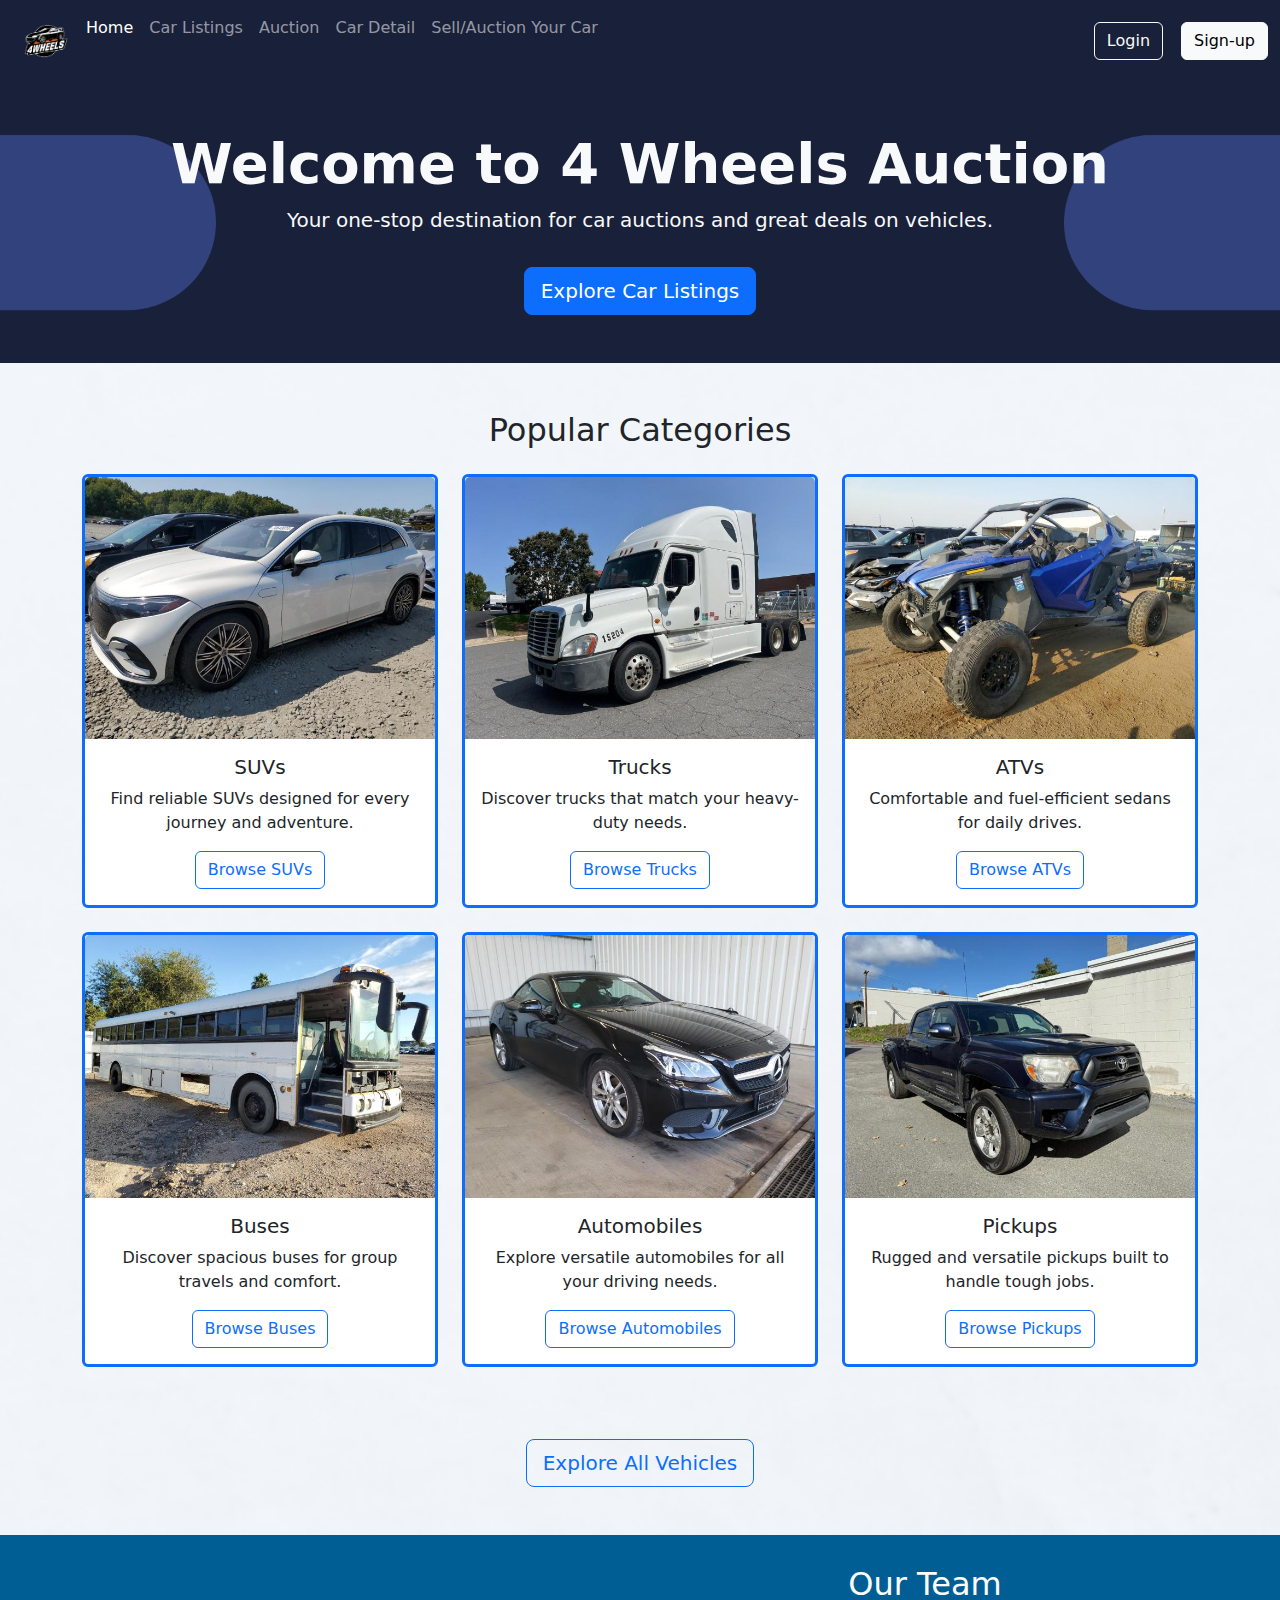
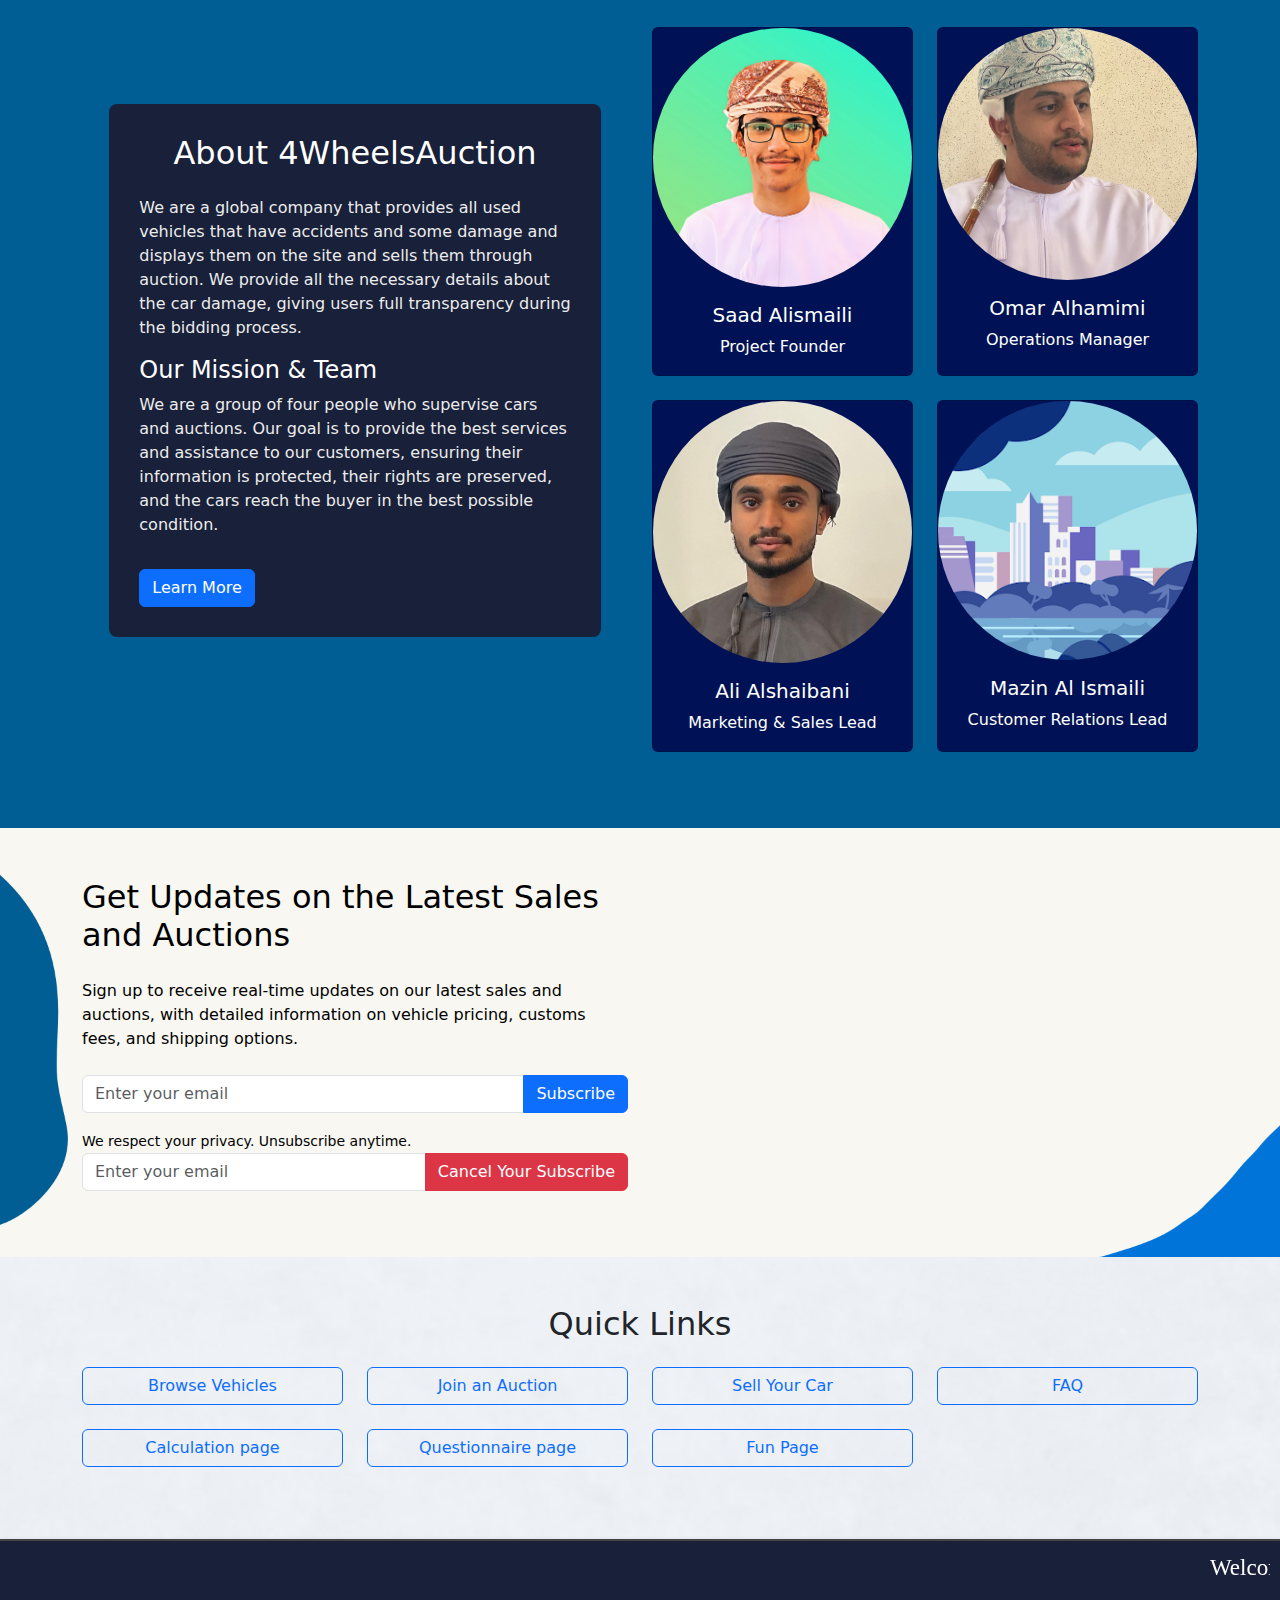
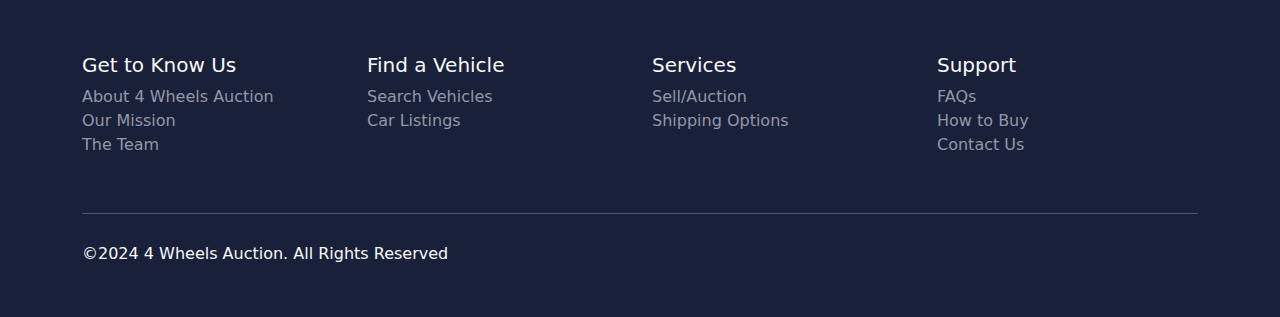
<file: src/index.html>
<!DOCTYPE html PUBLIC "-//W3C//DTD XHTML 1.1//EN" "http://www.w3.org/TR/xhtml11/DTD/xhtml11.dtd">
<html xmlns="http://www.w3.org/1999/xhtml">

<head>
  <meta charset="UTF-8">
  <meta name="viewport" content="width=device-width, initial-scale=1.0">
  <!-- link stylesheet -->
  <link href="style.css" rel="stylesheet" />
  <!-- Link Bootstrap -->
  <link href="https://cdn.jsdelivr.net/npm/bootstrap@5.3.3/dist/css/bootstrap.min.css" rel="stylesheet"
    integrity="sha384-QWTKZyjpPEjISv5WaRU9OFeRpok6YctnYmDr5pNlyT2bRjXh0JMhjY6hW+ALEwIH" crossorigin="anonymous">
  <script src="https://cdn.jsdelivr.net/npm/bootstrap@5.3.3/dist/js/bootstrap.bundle.min.js"
    integrity="sha384-YvpcrYf0tY3lHB60NNkmXc5s9fDVZLESaAA55NDzOxhy9GkcIdslK1eN7N6jIeHz"
    crossorigin="anonymous"></script>
  <!--Link font Awesome for icons use -->
  <link rel="stylesheet" href="https://cdnjs.cloudflare.com/ajax/libs/font-awesome/6.6.0/css/all.min.css"
    integrity="sha512-Kc323vGBEqzTmouAECnVceyQqyqdsSiqLQISBL29aUW4U/M7pSPA/gEUZQqv1cwx4OnYxTxve5UMg5GT6L4JJg=="
    crossorigin="anonymous" referrerpolicy="no-referrer" />
  <!-- Meta Description -->
  <meta name="description"
    content="Get real-time updates on the latest car auctions with detailed pricing, customs fees, and shipping breakdowns. Sign up today at 4WheelsAuction for transparent vehicle buying and bidding." />
  <!-- Keywords -->
  <meta name="keywords" content="car auction, vehicle auction, used car sales, car bidding, car price breakdown" />
  <title>4WheelsAuction: Real-Time Car Auction Updates & Transparent Price Breakdowns</title>
  <link rel="icon" type="image/png" href="./Home Images/logo2.png">
</head>

<body>

  <!-- The navigation bar HEADER -->
  <div class="container-fluid" id="nav_custom">
    <nav class="navbar navbar-expand-sm bg-dark-custom navbar-dark">
      <!-- Navigation Layout justify to the left -->
      <div class="container-fluid">
        <ul class="navbar-nav me-auto">
          <li class="nav-item"><a class="nav-link" href="Fun Page\funpage.html"><img src="Home Images\logo.png"
                alt="logo" width="50px" height="50px" /></a></li>
          <li class="nav-item"><a class="nav-link active" href="#">Home</a></li>
          <li class="nav-item"><a class="nav-link" href="Car Listings\car_listings.html">Car Listings</a></li>
          <li class="nav-item"><a class="nav-link" href="Auction\auction.php">Auction</a></li>
          <li class="nav-item"><a class="nav-link" href="Car Details\car_details.html">Car Detail</a></li>
          <li class="nav-item"><a class="nav-link" href="Sell or Auction Car\sell_auction.html">Sell/Auction Your
              Car</a></li>
        </ul>
        <!-- Navigation Layout justify to the right -->
        <ul class="navbar-nav">
          <a href="./Register/login.html">
            <li class="nav-item"><button type="button" class="btn btn-outline-light me-2"
                style="margin-left: 10px;">Login</button></li>
          </a>
          <a href="./Register/sign_up.html">
            <li class="nav-item"><button type="button" class="btn btn-light" style="margin-left: 10px;">Sign-up</button>
            </li>
          </a>
        </ul>
      </div>
    </nav>
  </div>



  <main>
    <!-- Hero Section -->
    <section class="hero-section text-center text-light py-5" style="background-color: #192039;">
      <div class="container">
        <h1 class="display-4 fw-bold">Welcome to 4 Wheels Auction</h1>
        <p class="lead">Your one-stop destination for car auctions and great deals on vehicles.</p>
        <a href="Car Listings\car_listings.html" class="btn btn-primary btn-lg mt-3">Explore Car Listings</a>
      </div>
    </section>


    <!-- Categories Section -->
    <section class="container my-5">
      <h2 class="text-center mb-4">Popular Categories</h2>
      <div class="row text-center">
        <!-- SUVs -->
        <div class="col-md-4 mb-4">
          <div class="card border-3 border-primary">
            <img id="category-image-1" src="./Home Images/car1.jpg" class="card-img-top" alt="SUV">
            <div class="card-body">
              <h5 class="card-title">SUVs</h5>
              <p class="card-text">Find reliable SUVs designed for every journey and adventure.</p>
              <a href="Car Listings/car_listings.html" class="btn btn-outline-primary">Browse SUVs</a>
            </div>
          </div>
        </div>
        <!-- Trucks -->
        <div class="col-md-4 mb-4">
          <div class="card border-3 border-primary">
            <img id="category-image-2" src="./Home Images/truck1.jpg" class="card-img-top" alt="Trucks">
            <div class="card-body">
              <h5 class="card-title">Trucks</h5>
              <p class="card-text">Discover trucks that match your heavy-duty needs.</p>
              <a href="Car Listings/car_listings.html" class="btn btn-outline-primary">Browse Trucks</a>
            </div>
          </div>
        </div>
        <!-- ATVs -->
        <div class="col-md-4 mb-4">
          <div class="card border-3 border-primary">
            <img id="category-image-3" src="./Home Images/ATV1.jpg" class="card-img-top" alt="ATVs">
            <div class="card-body">
              <h5 class="card-title">ATVs</h5>
              <p class="card-text">Comfortable and fuel-efficient sedans for daily drives.</p>
              <a href="Car Listings/car_listings.html" class="btn btn-outline-primary">Browse ATVs</a>
            </div>
          </div>
        </div>
        <!-- Buses -->
        <div class="col-md-4 mb-4">
          <div class="card border-3 border-primary">
            <img id="category-image-4" src="./Home Images/bus1.jpg" class="card-img-top" alt="Buses">
            <div class="card-body">
              <h5 class="card-title">Buses</h5>
              <p class="card-text">Discover spacious buses for group travels and comfort.</p>
              <a href="Car Listings/car_listings.html" class="btn btn-outline-primary">Browse Buses</a>
            </div>
          </div>
        </div>
        <!-- Automobiles -->
        <div class="col-md-4 mb-4">
          <div class="card border-3 border-primary">
            <img id="category-image-5" src="./Home Images/automobile1.jpg" class="card-img-top" alt="Automobiles">
            <div class="card-body">
              <h5 class="card-title">Automobiles</h5>
              <p class="card-text">Explore versatile automobiles for all your driving needs.</p>
              <a href="Car Listings/car_listings.html" class="btn btn-outline-primary">Browse Automobiles</a>
            </div>
          </div>
        </div>
        <!-- Pickups -->
        <div class="col-md-4 mb-4">
          <div class="card border-3 border-primary">
            <img id="category-image-6" src="./Home Images/Pickup1.jpg" class="card-img-top" alt="Pickups">
            <div class="card-body">
              <h5 class="card-title">Pickups</h5>
              <p class="card-text">Rugged and versatile pickups built to handle tough jobs.</p>
              <a href="Car Listings/car_listings.html" class="btn btn-outline-primary">Browse Pickups</a>
            </div>
          </div>
        </div>
      </div>
    </section>

    <!-- Explore All Vehicles Button -->
    <div class="text-center my-4">
      <a href="Car Listings\car_listings.html" class="btn btn-outline-primary btn-lg" id="Explore_all">Explore All
        Vehicles</a>
    </div>

    <!-- About Us and Our Team Section -->
    <section class="my-5" style="background-color: #005e94; padding: 30px 0;">
      <div class="container">
        <div class="row">
          <!-- About Us Section -->
          <div class="col-md-6 mb-4 d-flex justify-content-center align-items-center">
            <div style="background-color: #192039; padding: 30px; border-radius: 8px; width: 90%;">
              <h2 class="text-center mb-4" style="font-size: 2rem; color: white;">About 4WheelsAuction</h2>
              <p id="about-us-text" style="font-size: 1rem; color: rgb(236, 236, 236);">
                We are a global company that provides all used vehicles that have accidents and some damage and displays
                them on the site and sells them through auction. We provide all the necessary details about the car
                damage,
                giving users full transparency during the bidding process.
              </p>
              <h3 style="font-size: 1.5rem; color: white;">Our Mission & Team</h3>
              <p style="font-size: 1rem; color: rgb(236, 236, 236);">
                We are a group of four people who supervise cars and auctions. Our goal is to provide the best services
                and
                assistance to our customers, ensuring their information is protected, their rights are preserved, and
                the
                cars reach the buyer in the best possible condition.
              </p>
              <a href="./About Us/about.html" class="btn btn-primary mt-3" style="font-size: 1rem;">Learn More</a>
            </div>
          </div>

          <!-- Our Team Section -->
          <div class="col-md-6 mb-4">
            <h2 class="text-center mb-4" style="font-size: 2rem; color: #ffffff;">Our Team</h2>
            <div class="row">
              <!-- Team Member 1 -->
              <div class="col-md-6 mb-4">
                <div class="card h-100" style="background-color: #001255;">
                  <img src="./Home Images/saad-Alismaili.jpg" class="card-img-top rounded-circle" alt="Saad Alismaili">
                  <div class="card-body text-center">
                    <h5 class="card-title" style="color: white;">Saad Alismaili</h5>
                    <p class="card-text" style="color: white;">Project Founder</p>
                  </div>
                </div>
              </div>
              <!-- Team Member 2 -->
              <div class="col-md-6 mb-4">
                <div class="card h-100" style="background-color: #001255;">
                  <img src="./Home Images/omar ahmed.jpg" class="card-img-top rounded-circle" alt="Omar Alhamimi">
                  <div class="card-body text-center">
                    <h5 class="card-title" style="color: white;">Omar Alhamimi</h5>
                    <p class="card-text" style="color: white;">Operations Manager</p>
                  </div>
                </div>
              </div>
              <!-- Team Member 3 -->
              <div class="col-md-6 mb-4">
                <div class="card h-100" style="background-color: #001255;">
                  <img src="./Home Images/Ali Alshaibani.jpeg" class="card-img-top rounded-circle" alt="Ali Alshaibani">
                  <div class="card-body text-center">
                    <h5 class="card-title" style="color: white;">Ali Alshaibani</h5>
                    <p class="card-text" style="color: white;">Marketing & Sales Lead</p>
                  </div>
                </div>
              </div>
              <!-- Team Member 4 -->
              <div class="col-md-6 mb-4">
                <div class="card h-100" style="background-color: #001255;">
                  <img src="./Home Images/Avatar_M.png" class="card-img-top rounded-circle" alt="Mazin Al Ismaili">
                  <div class="card-body text-center">
                    <h5 class="card-title" style="color: white;">Mazin Al Ismaili</h5>
                    <p class="card-text" style="color: white;">Customer Relations Lead</p>
                  </div>
                </div>
              </div>
            </div>
          </div>
        </div>
      </div>
    </section>

    <!-- Subscribe to Latest Sales and Auctions Section with Background Image -->
    <section
      style="background: url('./Home Images/bg3.png') no-repeat center center / cover; color: white; padding: 50px 0; margin-top: -50px;">
      <div class="container">
        <div class="row">
          <!-- Subscription Form Section (Left) -->
          <div class="col-md-6">
            <h2 class="mb-4" style="font-size: 2rem; color: black;">Get Updates on the Latest Sales and Auctions</h2>
            <p style="font-size: 1rem; color: rgb(0, 0, 0); max-width: 600px;">
              Sign up to receive real-time updates on our latest sales and auctions, with detailed information on
              vehicle pricing, customs fees, and shipping options.
            </p>
            <!-- Subscription Form -->
            <form class="mt-4" action="subscribe.php" method="POST">
              <div class="input-group mb-3">
                <input type="email" name="email" class="form-control" placeholder="Enter your email" required>
                <button class="btn btn-primary" type="submit" style="font-size: 1rem;">Subscribe</button>
              </div>
              <small style="color: rgb(0, 0, 0);">We respect your privacy. Unsubscribe anytime.</small>
            </form>
            <form method="POST" action="cancelSub.php">
              <div class="input-group mb-3">
                  <input type="email" name="email" class="form-control" placeholder="Enter your email" required>
                  <button class="btn btn-danger" type="submit" style="font-size: 1rem;">Cancel Your Subscribe</button>
              </div>
          </form>
            <script>
              // Check URL parameters for success or error messages
              window.onload = function () {
                const urlParams = new URLSearchParams(window.location.search);
            
                if (urlParams.has('success')) {
                  const success = urlParams.get('success');
                  if (success === 'true') {
                    alert("The operation you wish to perform has been completed successfully.");
                  } else {
                    if (urlParams.has('error') && urlParams.get('error') === 'email_not_found') {
                      alert("The email is not found in our subscription list.");
                    } else {
                      alert("There was an error while processing your request. Please try again.");
                    }
                  }
                }
              };
            </script>
          </div>
        </div>
      </div>
    </section>



    <!-- Quick Links Section -->
    <section class="container my-5">
      <h2 class="text-center mb-4">Quick Links</h2>
      <div class="row text-center">
        <div class="col-md-3 mb-4">
          <a href="Car Listings\car_listings.html" class="btn btn-outline-primary w-100">Browse Vehicles</a>
        </div>
        <div class="col-md-3 mb-4">
          <a href="Auction\auction.html" class="btn btn-outline-primary w-100">Join an Auction</a>
        </div>
        <div class="col-md-3 mb-4">
          <a href="Sell or Auction Car\sell_auction.html" class="btn btn-outline-primary w-100">Sell Your Car</a>
        </div>

        <div class="col-md-3 mb-4">
          <a href="About Us/about.html#FAQ" class="btn btn-outline-primary w-100">FAQ</a>
        </div>
        <div class="col-md-3 mb-4">
          <a href="Calculation page/calculation.html" class="btn btn-outline-primary w-100">Calculation page</a>
        </div>
        <div class="col-md-3 mb-4">
          <a href="Questionnaire page/Questionnaire.html" class="btn btn-outline-primary w-100">Questionnaire page</a>
        </div>
        <div class="col-md-3 mb-4">
          <a href="Fun Page/funpage.html" class="btn btn-outline-primary w-100">Fun Page</a>
        </div>


      </div>
    </section>
  </main>


  <!-- Up Arrow Button -->
  <button id="scrollUpBtn" style="display: none;">
    <i class="fa-solid fa-circle-up"></i>
  </button>

  <!-- Text banner section -->
  <div class="text-banner">
    <marquee id="banner-text">
      Welcome to 4 Wheels Auction - Your Trusted Car Auction Platform! ||| Explore Exclusive Deals Today! |||
      Date: <span id="current-date"></span> Time: <span id="current-time"></span>.
    </marquee>
  </div>


  <!-- Footer Start -->
  <footer class="text-light footer_box" style="background-color: #192039;">
    <div class="container py-5">
      <div class="row">
        <!-- Get to Know Us Section -->
        <div class="col-sm-6 col-md-3 mb-3">
          <h5>Get to Know Us</h5>
          <ul class="list-unstyled">
            <li><a href="About Us\about.html" style="color:#9598a6" class="footer-links">About 4 Wheels Auction</a></li>
            <li><a href="About Us\about.html#mission" style="color:#9598a6" class="footer-links">Our Mission</a></li>
            <li><a href="About Us\about.html#our-team" style="color:#9598a6" class="footer-links">The Team</a></li>
          </ul>
        </div>

        <!-- Find a Vehicle Section -->
        <div class="col-sm-6 col-md-3 mb-3">
          <h5>Find a Vehicle</h5>
          <ul class="list-unstyled">
            <li><a href="./Car Listings/car_listings.html" style="color:#9598a6" class="footer-links">Search
                Vehicles</a></li>
            <li><a href="./Car Listings/car_listings.html" style="color:#9598a6" class="footer-links">Car Listings</a>
            </li>
          </ul>
        </div>

        <!-- Services Section -->
        <div class="col-sm-6 col-md-3 mb-3">
          <h5>Services</h5>
          <ul class="list-unstyled">
            <li><a href="./Sell or Auction Car/sell_auction.html" style="color:#9598a6"
                class="footer-links">Sell/Auction</a></li>
            <li><a href="./Sell or Auction Car/sell_auction.html" style="color:#9598a6" class="footer-links">Shipping
                Options</a></li>
          </ul>
        </div>

        <!-- Support Section -->
        <div class="col-sm-6 col-md-3 mb-3">
          <h5>Support</h5>
          <ul class="list-unstyled">
            <li><a href="./About Us/about.html#FAQ" style="color:#9598a6" class="footer-links">FAQs</a></li>
            <li><a href="./About Us/about.html#FAQ" style="color:#9598a6" class="footer-links">How to Buy</a></li>
            <li><a href="Contact Us\contact.html" style="color:#9598a6" class="footer-links">Contact Us</a></li>
          </ul>
        </div>
      </div>

      <hr class="my-4">

      <!-- Social Media & Copyright -->
      <div class="d-flex flex-column flex-md-row justify-content-between align-items-center">
        <div class="text-center text-md-start mb-3 mb-md-0">
          <p class="mb-0">©2024 4 Wheels Auction. All Rights Reserved</p>
        </div>

        <div class="text-center">
          <a href="#" class="text-light me-3"><i class="fa-brands fa-linkedin Social-icons"></i></a>
          <a href="#" class="text-light me-3"><i class="fa-brands fa-instagram Social-icons"></i></a>
          <a href="#" class="text-light me-3"><i class="fa-solid fa-x Social-icons"></i></a>
          <a href="#" class="text-light  me-3"><i class="fa-brands fa-youtube Social-icons"></i></a>
          <a href="mailto:info@4wheelsauction.com" class="text-light"><i
              class="fa-solid fa-envelope Social-icons"></i></a>
        </div>
      </div>
    </div>
  </footer>
  <!-- Footer End -->


  <script type="text/javaScript" src="script.js"></script>

</body>

</html>
</file>
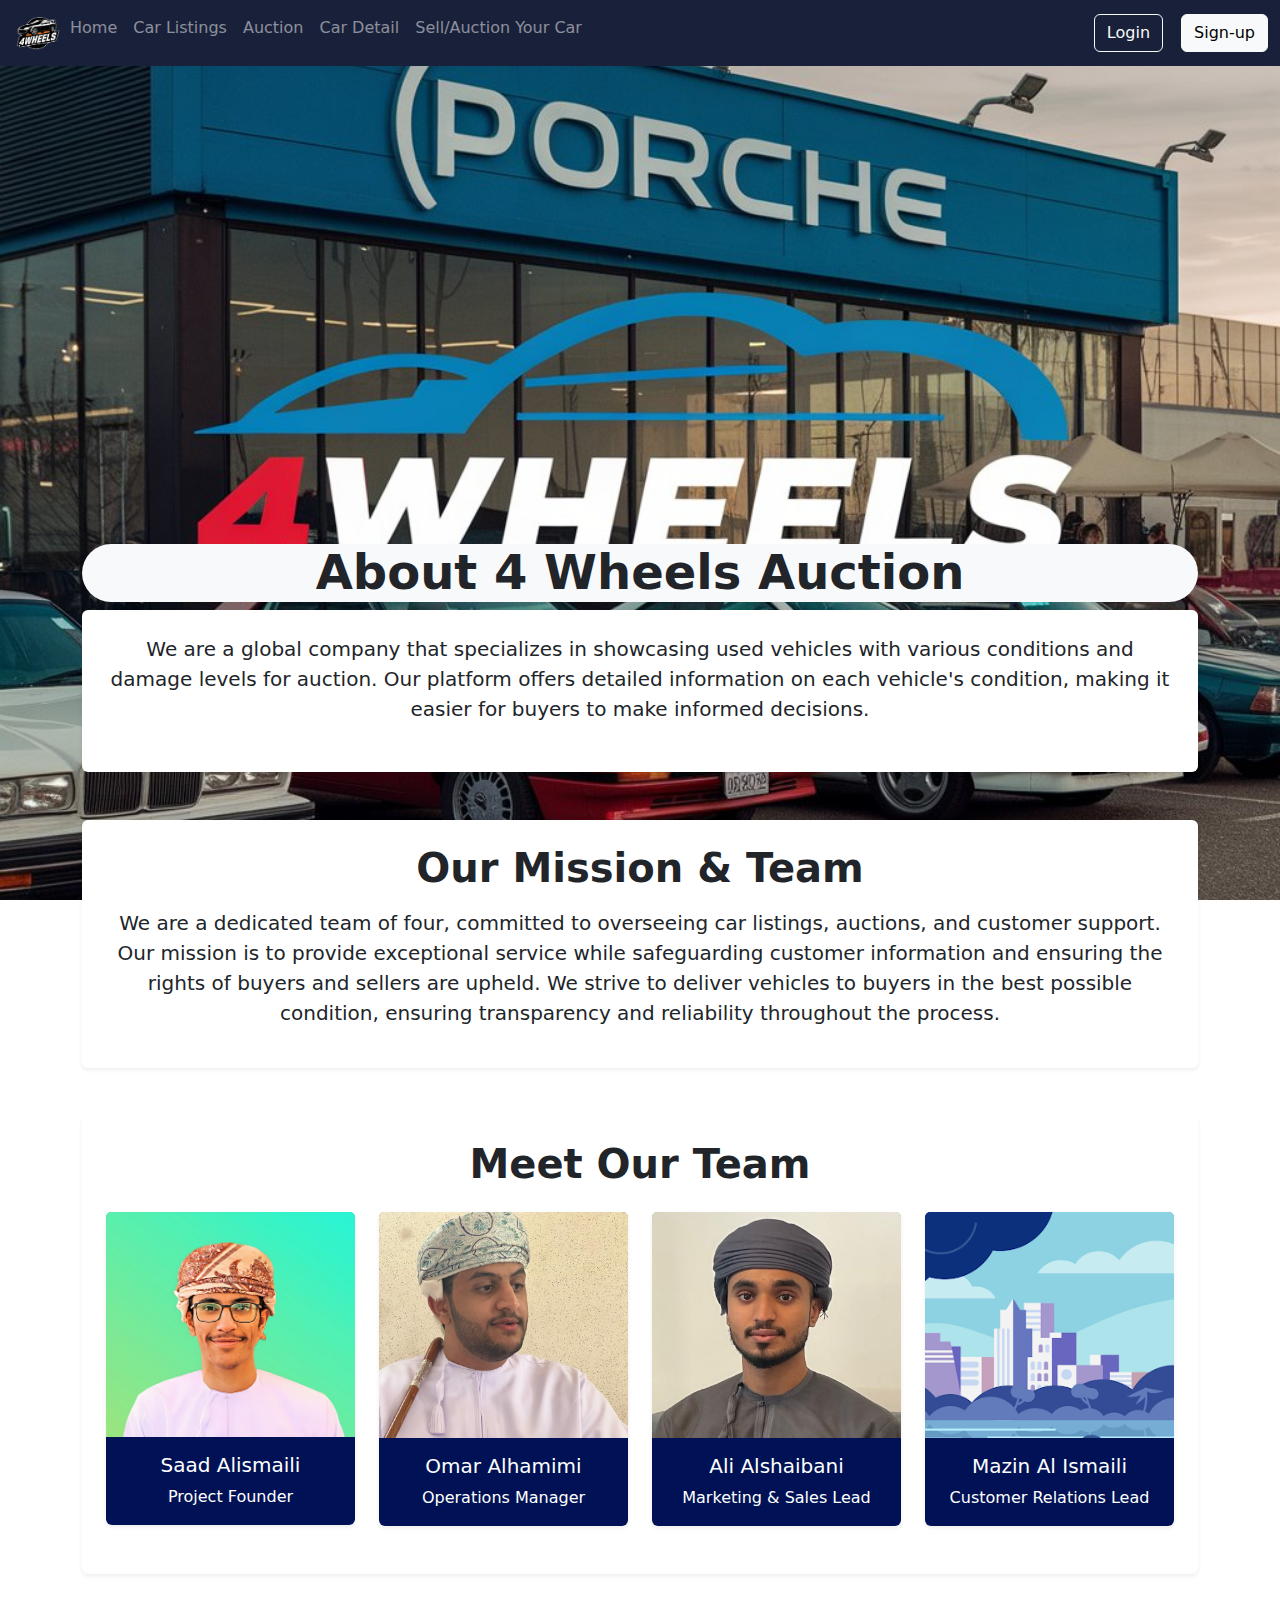
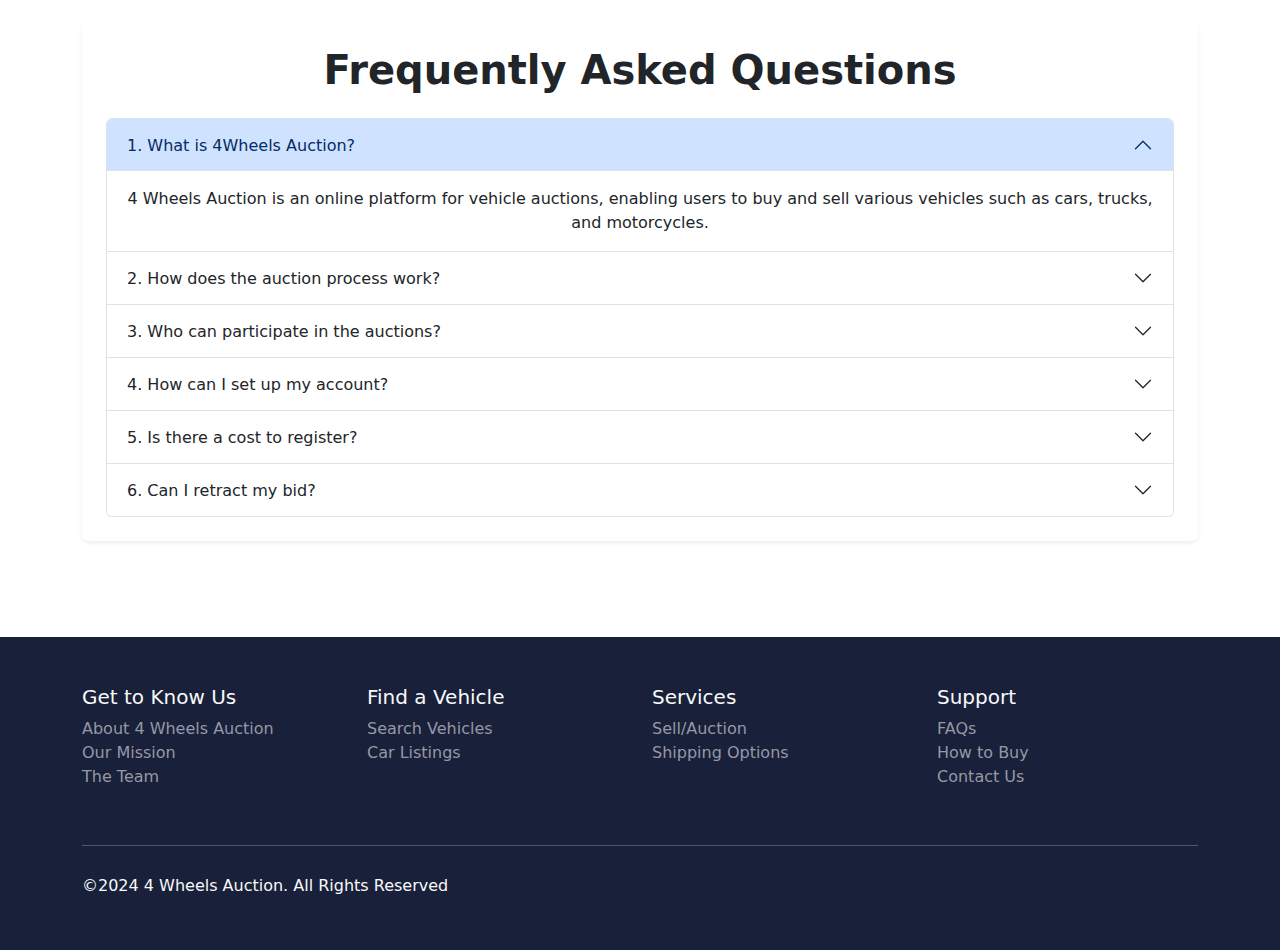
<file: src/About Us/about.html>
<!DOCTYPE html PUBLIC "-//W3C//DTD XHTML 1.1//EN"
"http://www.w3.org/TR/xhtml11/DTD/xhtml11.dtd">
<html xmlns="http://www.w3.org/1999/xhtml">
<head>
  <meta charset="UTF-8" />
  <meta name="viewport" content="width=device-width, initial-scale=1.0" />
  <title>4WheelsAuction: Meet Our Team, Mission, and FAQs</title>
  <link href="https://stackpath.bootstrapcdn.com/bootstrap/4.5.2/css/bootstrap.min.css" rel="stylesheet" />
  <!-- link stylesheet -->
  <link href="style.css" rel="stylesheet" />
  <!-- Link Bootstrap -->
  <link href="https://cdn.jsdelivr.net/npm/bootstrap@5.3.3/dist/css/bootstrap.min.css" rel="stylesheet"
    integrity="sha384-QWTKZyjpPEjISv5WaRU9OFeRpok6YctnYmDr5pNlyT2bRjXh0JMhjY6hW+ALEwIH" crossorigin="anonymous" />
  <script src="https://cdn.jsdelivr.net/npm/bootstrap@5.3.3/dist/js/bootstrap.bundle.min.js"
    integrity="sha384-YvpcrYf0tY3lHB60NNkmXc5s9fDVZLESaAA55NDzOxhy9GkcIdslK1eN7N6jIeHz"
    crossorigin="anonymous"></script>
  <!--Link font Awesome for icons use -->
  <link rel="stylesheet" href="https://cdnjs.cloudflare.com/ajax/libs/font-awesome/6.6.0/css/all.min.css"
    integrity="sha512-Kc323vGBEqzTmouAECnVceyQqyqdsSiqLQISBL29aUW4U/M7pSPA/gEUZQqv1cwx4OnYxTxve5UMg5GT6L4JJg=="
    crossorigin="anonymous" referrerpolicy="no-referrer" />
  <link rel="icon" type="image/png" href="./Images/logo2.png">

</head>

<body>
  <!-- The navigation bar HEADER -->
  <div class="container-fluid" id="nav_custom" style="z-index: 7; position: fixed">
    <nav class="navbar navbar-expand-sm bg-dark-custom navbar-dark">
      <!-- Navigation Layout justify to the left -->
      <div class="container-fluid">
        <ul class="navbar-nav me-auto">
          <li class="nav-item">
            <img src="logo.png" alt="logo" width="50px" height="50px" />
          </li>
          <li class="nav-item">
            <a class="nav-link" href="..\index.html">Home</a>
          </li>
          <li class="nav-item">
            <a class="nav-link" href="..\Car Listings\car_listings.html">Car Listings</a>
          </li>
          <li class="nav-item">
            <a class="nav-link" href="..\Auction\auction.html">Auction</a>
          </li>
          <li class="nav-item">
            <a class="nav-link" href="..\Car Details\car_details.html">Car Detail</a>
          </li>
          <li class="nav-item">
            <a class="nav-link" href="..\Sell or Auction Car\sell_auction.html">Sell/Auction Your Car</a>
          </li>
          <li class="nav-item">
          </li>
        </ul>
        <!-- Navigation Layout justify to the right -->
        <ul class="navbar-nav">
          <a href="../Register/login.html">
            <li class="nav-item"><button type="button" class="btn btn-outline-light me-2"
                style="margin-left: 10px">Login</button></li>
          </a>
          <a href="../Register/sign_up.html">
            <li class="nav-item"><button type="button" class="btn btn-light" style="margin-left: 10px">Sign-up</button>
            </li>
          </a>
        </ul>
      </div>
    </nav>
  </div>

  <!-- Main Content Start -->
  <main class="mt-5 pt-5">
    <div class="container text-center py-5">
      <div style="height: 400px;"></div>
      <h2 class="display-5 fw-bold text-dark bg-light rounded-5">About 4 Wheels Auction</h2>
      <div class="bg-white text-dark p-4 rounded shadow-sm">
        <p class="lead mb-4">
          We are a global company that specializes in showcasing used vehicles with various conditions and damage levels
          for auction. Our platform offers detailed information on each vehicle's condition, making it easier for buyers
          to make informed decisions.
        </p>
      </div>

      <!-- Mission & Team Section -->
      <section id="mission" class="my-5">
        <div class="bg-white p-4 rounded shadow-sm">
          <h2 class="display-6 fw-bold text-dark">Our Mission & Team</h2>
          <p class="lead mt-3 text-dark">
            We are a dedicated team of four, committed to overseeing car listings, auctions, and customer support. Our
            mission is to provide exceptional service while safeguarding customer information and ensuring the rights of
            buyers and sellers are upheld. We strive to deliver vehicles to buyers in the best possible condition,
            ensuring transparency and reliability throughout the process.
          </p>
        </div>
      </section>

      <!-- Our Team Section -->
      <section id="team" class="my-5">
        <div class="bg-white p-4 rounded shadow-sm">
          <h2 class="display-6 fw-bold text-dark" id="our-team">Meet Our Team</h2>
          <div class="row mt-4">
            <!-- Team Member 1 -->
            <div class="col-lg-3 col-md-6 mb-4">
              <div class="card border-0 shadow-sm" style="background-color: #001255;">
                <img src="./Images/saad-Alismaili.jpg" class="card-img-top" alt="Saad Alismaili">
                <div class="card-body" style="color: white;">
                  <h5 class="card-title">Saad Alismaili</h5>
                  <p class="card-text">Project Founder</p>
                </div>
              </div>
            </div>
            <!-- Team Member 2 -->
            <div class="col-lg-3 col-md-6 mb-4">
              <div class="card border-0 shadow-sm"style="background-color: #001255;">
                <img src="./Images/omar ahmed.jpg" class="card-img-top" alt="Omar Alhamimi">
                <div class="card-body" style="color: white;">
                  <h5 class="card-title">Omar Alhamimi</h5>
                  <p class="card-text">Operations Manager</p>
                </div>
              </div>
            </div>
            <!-- Team Member 3 -->
            <div class="col-lg-3 col-md-6 mb-4">
              <div class="card border-0 shadow-sm"style="background-color: #001255;">
                <img src="./Images/Ali Alshaibani.jpeg" class="card-img-top" alt="Ali Alshaibani">
                <div class="card-body" style="color: white;">
                  <h5 class="card-title">Ali Alshaibani</h5>
                  <p class="card-text">Marketing & Sales Lead</p>
                </div>
              </div>
            </div>
            <!-- Team Member 4 -->
            <div class="col-lg-3 col-md-6 mb-4">
              <div class="card border-0 shadow-sm"style="background-color: #001255;">
                <img src="./Images/Avatar_M.png" class="card-img-top" alt="Mazin Al Ismaili">
                <div class="card-body" style="color: white;">
                  <h5 class="card-title">Mazin Al Ismaili</h5>
                  <p class="card-text">Customer Relations Lead</p>
                </div>
              </div>
            </div>
          </div>
        </div>
      </section>

      <!-- FAQ Section -->
      <section id="FAQ" class="my-5">
        <div class="bg-white p-4 rounded shadow-sm">
          <h2 class="display-6 fw-bold text-dark">Frequently Asked Questions</h2>
          <div class="accordion mt-4" id="faqAccordion">
            <!-- Question 1 -->
            <div class="accordion-item">
              <h2 class="accordion-header" id="headingOne">
                <button class="accordion-button" type="button" data-bs-toggle="collapse" data-bs-target="#collapseOne"
                  aria-expanded="true" aria-controls="collapseOne">
                  1. What is 4Wheels Auction?
                </button>
              </h2>
              <div id="collapseOne" class="accordion-collapse collapse show" aria-labelledby="headingOne"
                data-bs-parent="#faqAccordion">
                <div class="accordion-body">
                  4 Wheels Auction is an online platform for vehicle auctions, enabling users to buy and sell various
                  vehicles such as cars, trucks, and motorcycles.
                </div>
              </div>
            </div>

            <!-- Question 2 -->
            <div class="accordion-item">
              <h2 class="accordion-header" id="headingTwo">
                <button class="accordion-button collapsed" type="button" data-bs-toggle="collapse"
                  data-bs-target="#collapseTwo" aria-expanded="false" aria-controls="collapseTwo">
                  2. How does the auction process work?
                </button>
              </h2>
              <div id="collapseTwo" class="accordion-collapse collapse" aria-labelledby="headingTwo"
                data-bs-parent="#faqAccordion">
                <div class="accordion-body">
                  Users can place bids on cars listed for auction. The highest bidder at the end of the auction wins the
                  car.
                </div>
              </div>
            </div>

            <!-- Question 3 -->
            <div class="accordion-item">
              <h2 class="accordion-header" id="headingThree">
                <button class="accordion-button collapsed" type="button" data-bs-toggle="collapse"
                  data-bs-target="#collapseThree" aria-expanded="false" aria-controls="collapseThree">
                  3. Who can participate in the auctions?
                </button>
              </h2>
              <div id="collapseThree" class="accordion-collapse collapse" aria-labelledby="headingThree"
                data-bs-parent="#faqAccordion">
                <div class="accordion-body">
                  Anyone can register on our platform to bid in the auctions. Membership is required to begin bidding.
                </div>
              </div>
            </div>

            <!-- Question 4 -->
            <div class="accordion-item">
              <h2 class="accordion-header" id="headingFour">
                <button class="accordion-button collapsed" type="button" data-bs-toggle="collapse"
                  data-bs-target="#collapseFour" aria-expanded="false" aria-controls="collapseFour">
                  4. How can I set up my account?
                </button>
              </h2>
              <div id="collapseFour" class="accordion-collapse collapse" aria-labelledby="headingFour"
                data-bs-parent="#faqAccordion">
                <div class="accordion-body">
                  Click "Sign-up" on our header, fill in the required information, and verify your email to get started.
                </div>
              </div>
            </div>

            <!-- Question 5 -->
            <div class="accordion-item">
              <h2 class="accordion-header" id="headingFive">
                <button class="accordion-button collapsed" type="button" data-bs-toggle="collapse"
                  data-bs-target="#collapseFive" aria-expanded="false" aria-controls="collapseFive">
                  5. Is there a cost to register?
                </button>
              </h2>
              <div id="collapseFive" class="accordion-collapse collapse" aria-labelledby="headingFive"
                data-bs-parent="#faqAccordion">
                <div class="accordion-body">
                  Registration is free, but a membership is required to start bidding. You can add vehicles to your
                  favorites list at no cost.
                </div>
              </div>
            </div>

            <!-- Question 6 -->
            <div class="accordion-item">
              <h2 class="accordion-header" id="headingSix">
                <button class="accordion-button collapsed" type="button" data-bs-toggle="collapse"
                  data-bs-target="#collapseSix" aria-expanded="false" aria-controls="collapseSix">
                  6. Can I retract my bid?
                </button>
              </h2>
              <div id="collapseSix" class="accordion-collapse collapse" aria-labelledby="headingSix"
                data-bs-parent="#faqAccordion">
                <div class="accordion-body">
                  Bids cannot be canceled once placed. Please confirm your bid before submitting.
                </div>
              </div>
            </div>
          </div>
        </div>
      </section>
    </div>
  </main>

  <!-- Main Content End -->

  <!-- Up Arrow Button -->
  <button id="scrollUpBtn" style="display: none;">
    <i class="fa-solid fa-circle-up"></i>
  </button>


  <!-- Footer Start -->
  <footer class="text-light footer_box" style="background-color: #192039">
    <div class="container py-5">
      <div class="row">
        <!-- Get to Know Us Section -->
        <div class="col-sm-6 col-md-3 mb-3">
          <h5>Get to Know Us</h5>
          <ul class="list-unstyled">
            <li>
              <a href="#" style="color: #9598a6" class="footer-links">About 4 Wheels Auction</a>
            </li>
            <li>
              <a href="#mission" style="color: #9598a6" class="footer-links">Our Mission</a>
            </li>
            <li>
              <a href="#team" style="color: #9598a6" class="footer-links">The Team</a>
            </li>
          </ul>
        </div>

        <!-- Find a Vehicle Section -->
        <div class="col-sm-6 col-md-3 mb-3">
          <h5>Find a Vehicle</h5>
          <ul class="list-unstyled">
            <li>
              <a href="../Car Listings/car_listings.html" style="color: #9598a6" class="footer-links">Search
                Vehicles</a>
            </li>
            <li>
              <a href="../Car Listings/car_listings.html" style="color: #9598a6" class="footer-links">Car Listings</a>
            </li>
          </ul>
        </div>

        <!-- Services Section -->
        <div class="col-sm-6 col-md-3 mb-3">
          <h5>Services</h5>
          <ul class="list-unstyled">
            <li>
              <a href="../Sell or Auction Car/sell_auction.html" style="color: #9598a6"
                class="footer-links">Sell/Auction</a>
            </li>
            <li>
              <a href="../Sell or Auction Car/sell_auction.html" style="color: #9598a6" class="footer-links">Shipping
                Options</a>
            </li>
          </ul>
        </div>

        <!-- Support Section -->
        <div class="col-sm-6 col-md-3 mb-3">
          <h5>Support</h5>
          <ul class="list-unstyled">
            <li>
              <a href="#FAQ" style="color: #9598a6" class="footer-links">FAQs</a>
            </li>
            <li>
              <a href="#FAQ" style="color: #9598a6" class="footer-links">How to Buy</a>
            </li>
            <li>
              <a href="..\Contact Us\contact.html" style="color: #9598a6" class="footer-links">Contact Us</a>
            </li>
          </ul>
        </div>
      </div>

      <hr class="my-4" />

      <!-- Social Media & Copyright -->
      <div class="d-flex flex-column flex-md-row justify-content-between align-items-center">
        <div class="text-center text-md-start mb-3 mb-md-0">
          <p class="mb-0">©2024 4 Wheels Auction. All Rights Reserved</p>
        </div>

        <div class="text-center">
          <a href="#" class="text-light me-3"><i class="fa-brands fa-linkedin Social-icons"></i></a>
          <a href="#" class="text-light me-3"><i class="fa-brands fa-instagram Social-icons"></i></a>
          <a href="#" class="text-light me-3"><i class="fa-solid fa-x Social-icons"></i></a>
          <a href="#" class="text-light me-3"><i class="fa-brands fa-youtube Social-icons"></i></a>
          <a href="mailto:info@4wheelsauction.com" class="text-light"><i
              class="fa-solid fa-envelope Social-icons"></i></a>
        </div>
      </div>
    </div>
  </footer>
  <!-- Footer End -->


  <script type="text/javaScript" src="script.js"></script>
</body>

</html>
</file>
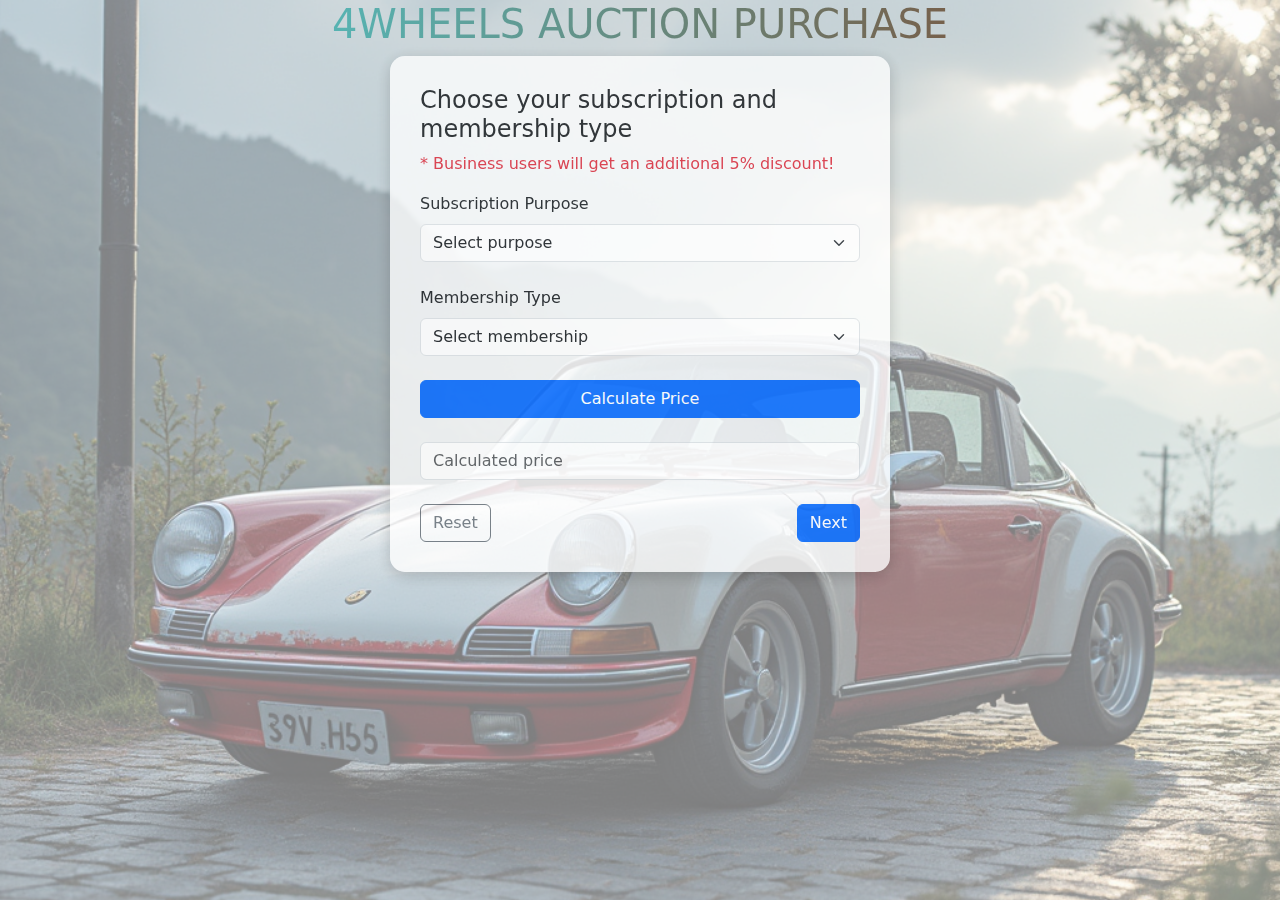
<file: src/Calculation page/calculation.html>
<!DOCTYPE html>
<html lang="en">
<head>
    <meta charset="UTF-8">
    <meta name="viewport" content="width=device-width, initial-scale=1.0">
    <title>Calculate the discount </title>
    <link rel="stylesheet" href="mycss.css">
    <link href="https://cdn.jsdelivr.net/npm/bootstrap@5.3.0-alpha3/dist/css/bootstrap.min.css" rel="stylesheet">
</head>
<body>
    <div class="container">
        <h1>4Wheels Auction Purchase</h1>

        <div class="form">
            <form id="multiForms" onsubmit="return submition(event)">
                <h4> Choose your subscription and membership type</h4>
                <p class="text-danger">* Business users will get an additional 5% discount!</p>
                <div class="mb-4">
                    <label for="type1" class="form-label">Subscription Purpose</label>
                    <select id="type1" class="form-select">
                        <option value="">Select purpose</option>
                        <option value="Busin">Business</option>
                        <option value="Indiv">Individual</option>
                    </select>
                </div>
                <div class="mb-4">
                    <label for="type2" class="form-label">Membership Type</label>
                    <select id="type2" class="form-select">
                        <option value="">Select membership</option>
                        <option value="Busin2">Business</option>
                        <option value="VIP">VIP</option>
                    </select>
                </div>
                <div class="mb-4">
                    <button type="button" class="btn btn-primary w-100" onclick="calculate()">Calculate Price</button>
                </div>
                <div class="mb-4">
                    <input type="text" id="res" class="form-control" placeholder="Calculated price" readonly>
                </div>
                <div class="d-flex justify-content-between mt-4">
                    <button type="reset" class="btn btn-outline-secondary">Reset</button>
                    <button type="submit" class="btn btn-primary">Next</button>
                </div>
            </form>
        </div>
    </div>
<script src="mysc.js"></script>

</html>
</file>
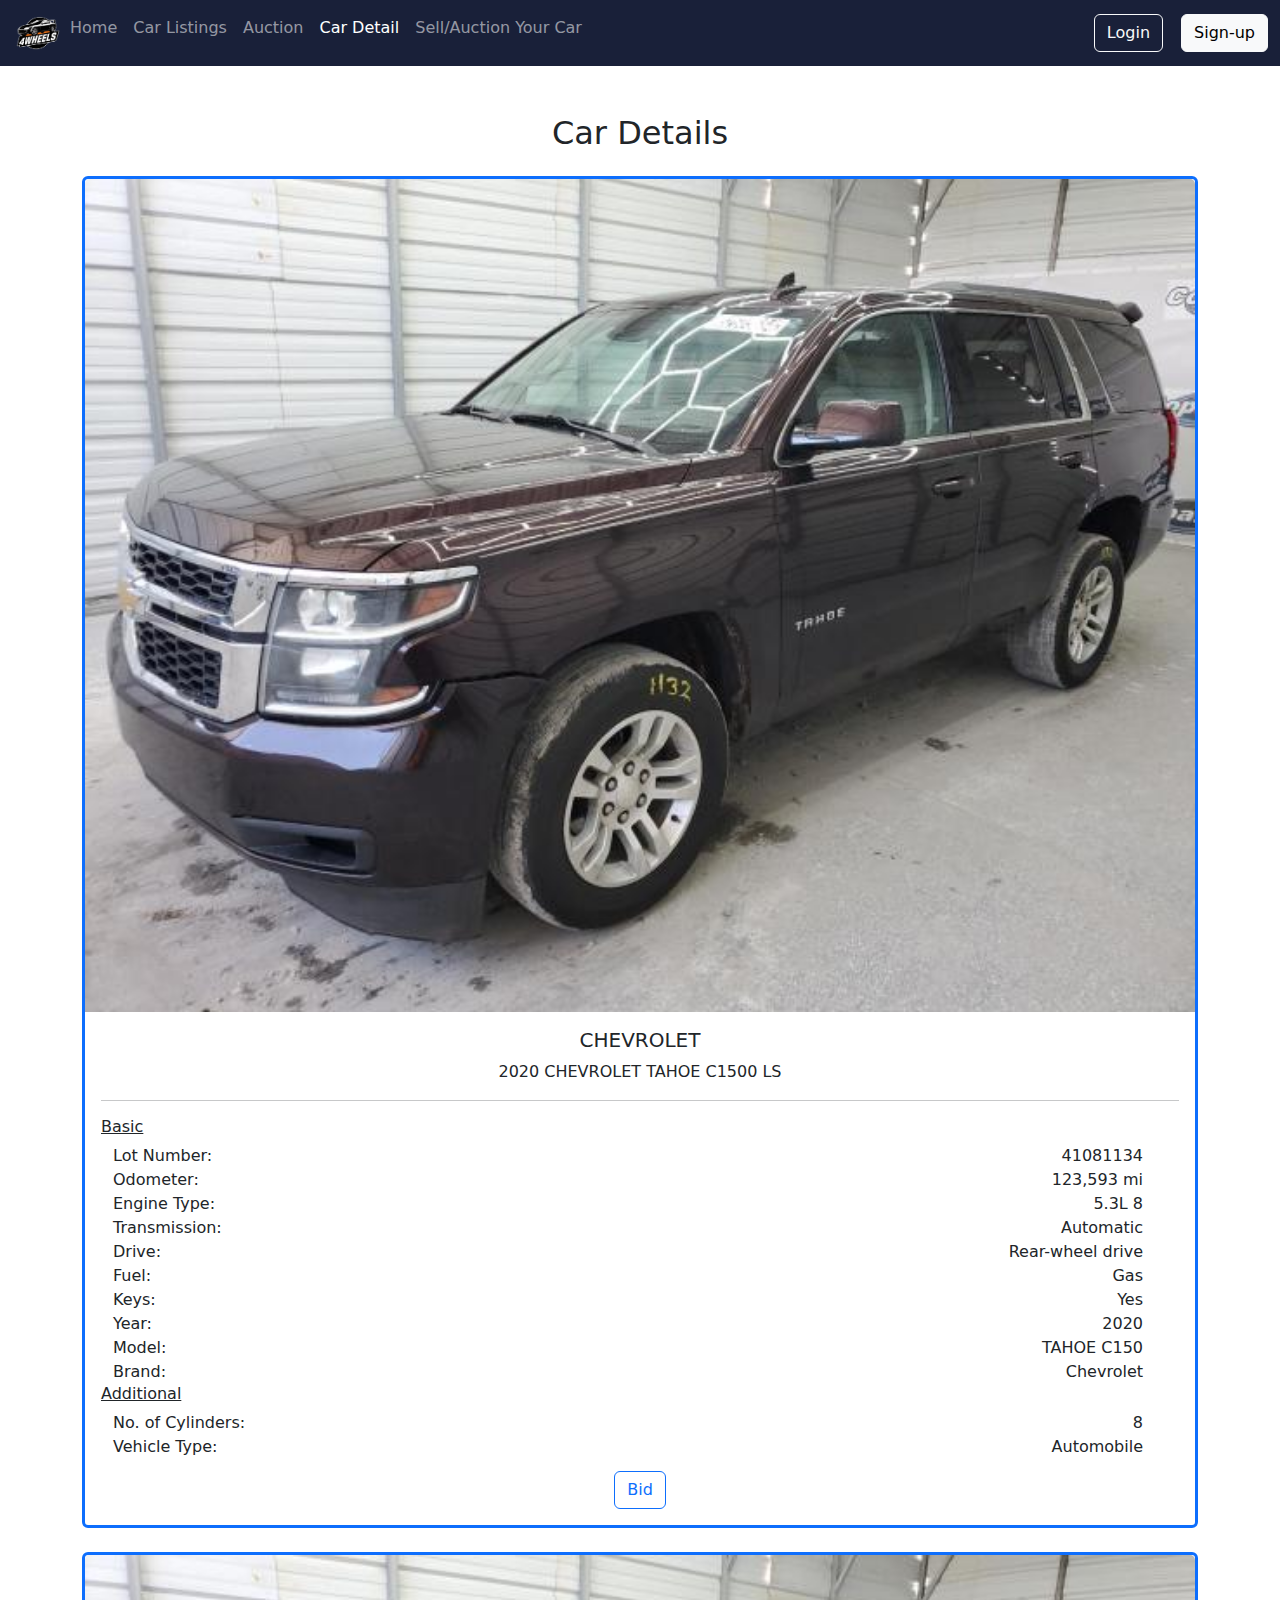
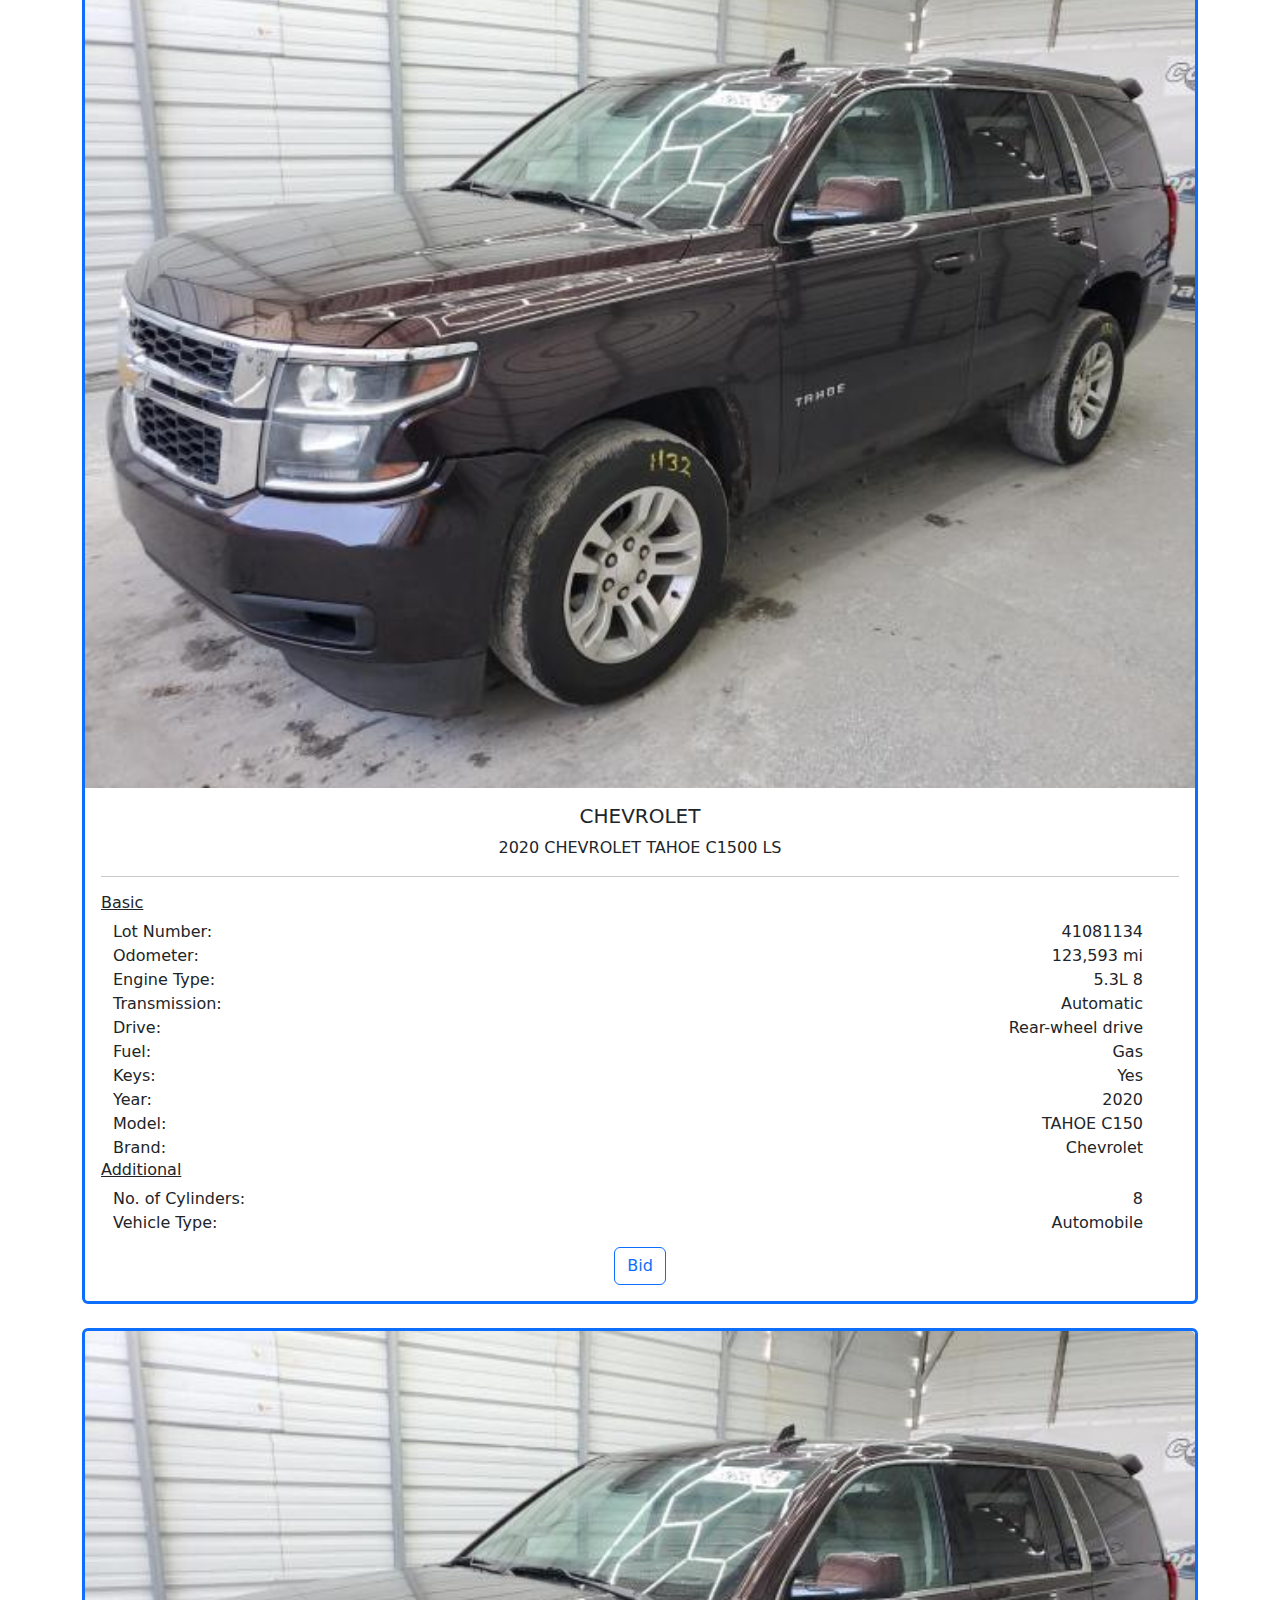
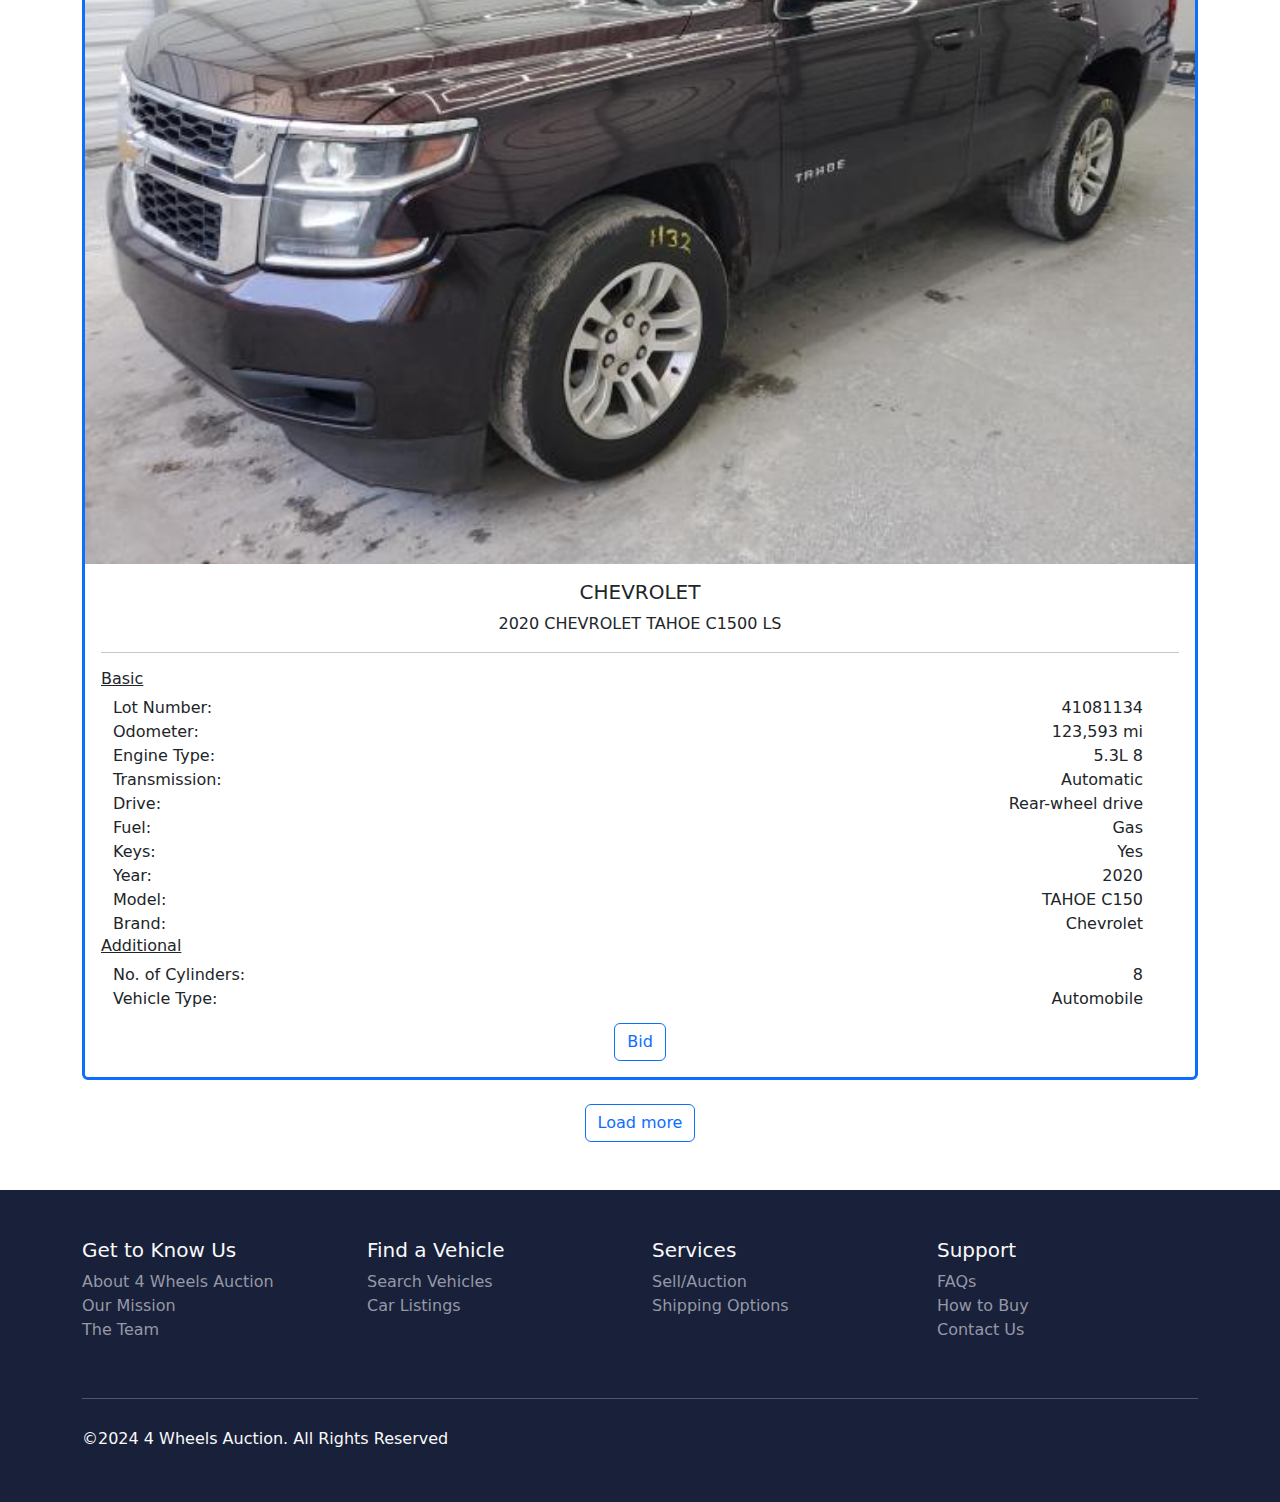
<file: src/Car Details/car_details.html>
<!DOCTYPE html PUBLIC "-//W3C//DTD XHTML 1.1//EN"
"http://www.w3.org/TR/xhtml11/DTD/xhtml11.dtd">
<html xmlns="http://www.w3.org/1999/xhtml">
<head>
  <meta charset="UTF-8">
  <meta name="viewport" content="width=device-width, initial-scale=1.0">
  <!-- link stylesheet -->
  <link href="style.css" rel="stylesheet" />
  <!-- Link Bootstrap -->
  <link href="https://cdn.jsdelivr.net/npm/bootstrap@5.3.3/dist/css/bootstrap.min.css" rel="stylesheet"
    integrity="sha384-QWTKZyjpPEjISv5WaRU9OFeRpok6YctnYmDr5pNlyT2bRjXh0JMhjY6hW+ALEwIH" crossorigin="anonymous">
  <script src="https://cdn.jsdelivr.net/npm/bootstrap@5.3.3/dist/js/bootstrap.bundle.min.js"
    integrity="sha384-YvpcrYf0tY3lHB60NNkmXc5s9fDVZLESaAA55NDzOxhy9GkcIdslK1eN7N6jIeHz"
    crossorigin="anonymous"></script>
  <!--Link font Awesome for icons use -->
  <link rel="stylesheet" href="https://cdnjs.cloudflare.com/ajax/libs/font-awesome/6.6.0/css/all.min.css"
    integrity="sha512-Kc323vGBEqzTmouAECnVceyQqyqdsSiqLQISBL29aUW4U/M7pSPA/gEUZQqv1cwx4OnYxTxve5UMg5GT6L4JJg=="
    crossorigin="anonymous" referrerpolicy="no-referrer" />
  <title>4WheelsAuction: Detailed Information on Your Next Vehicle</title>
  <link rel="icon" type="image/png" href="./Images/logo2.png">
</head>

<body>
  <!-- The navigation bar HEADER -->
  <div class="container-fluid" id="nav_custom">
    <nav class="navbar navbar-expand-sm bg-dark-custom navbar-dark">
      <!-- Navigation Layout justify to the left -->
      <div class="container-fluid">
        <ul class="navbar-nav me-auto">
          <li class="nav-item"><img src="logo.png" alt="logo" width="50px" height="50px" /></li>
          <li class="nav-item"><a class="nav-link" href="..\index.html">Home</a></li>
          <li class="nav-item"><a class="nav-link" href="..\Car Listings\car_listings.html">Car Listings</a></li>
          <li class="nav-item"><a class="nav-link" href="..\Auction\auction.html">Auction</a></li>
          <li class="nav-item"><a class="nav-link active" href="#">Car Detail</a></li>
          <li class="nav-item"><a class="nav-link" href="..\Sell or Auction Car\sell_auction.html">Sell/Auction Your
              Car</a></li>
        </ul>
        <!-- Navigation Layout justify to the right -->
        <ul class="navbar-nav">
          <a href="../Register/login.html">
            <li class="nav-item"><button type="button" class="btn btn-outline-light me-2"
                style="margin-left: 10px;">Login</button></li>
          </a>
          <a href="../Register/sign_up.html">
            <li class="nav-item"><button type="button" class="btn btn-light" style="margin-left: 10px;">Sign-up</button>
            </li>
          </a>
        </ul>
      </div>
    </nav>
  </div>

  <main>
    <section class="container my-5">
      <h2 class="text-center mb-4">Car Details</h2>
      <div class="row text-center">
        <div class="row-md-4 mb-4">
          <div class="card border-3 border-primary">
            <img src="image_chevrolet_2020.jpg" class="card-img-top" alt="car demo">
            <div class="card-body">
              <h5 class="card-title">CHEVROLET</h5>
              <p class="card-text">2020 CHEVROLET TAHOE C1500 LS</p>
              <hr />
              <h6 id="header-title-detail">Basic</h6>
              <div class="container row">
                <div id="detail-title" class="col-sm">Lot Number:</div>
                <div id="detail-data" class="col-sm">41081134</div>
              </div>
              <div class="container row">
                <div id="detail-title" class="col-sm">Odometer:</div>
                <div id="detail-data" class="col-sm">123,593 mi</div>
              </div>
              <div class="container row">
                <div id="detail-title" class="col-sm">Engine Type:</div>
                <div id="detail-data" class="col-sm">5.3L 8</div>
              </div>
              <div class="container row">
                <div id="detail-title" class="col-sm">Transmission:</div>
                <div id="detail-data" class="col-sm">Automatic</div>
              </div>
              <div class="container row">
                <div id="detail-title" class="col-sm">Drive:</div>
                <div id="detail-data" class="col-sm">Rear-wheel drive</div>
              </div>
              <div class="container row">
                <div id="detail-title" class="col-sm">Fuel:</div>
                <div id="detail-data" class="col-sm">Gas</div>
              </div>
              <div class="container row">
                <div id="detail-title" class="col-sm">Keys:</div>
                <div id="detail-data" class="col-sm">Yes</div>
              </div>
              <div class="container row">
                <div id="detail-title" class="col-sm">Year:</div>
                <div id="detail-data" class="col-sm">2020</div>
              </div>
              <div class="container row">
                <div id="detail-title" class="col-sm">Model:</div>
                <div id="detail-data" class="col-sm">TAHOE C150</div>
              </div>
              <div class="container row">
                <div id="detail-title" class="col-sm">Brand:</div>
                <div id="detail-data" class="col-sm">Chevrolet</div>
              </div>
              <h6 id="header-title-detail">Additional</h6>
              <div class="container row">
                <div id="detail-title" class="col-sm">No. of Cylinders:</div>
                <div id="detail-data" class="col-sm">8</div>
              </div>
              <div class="container row">
                <div id="detail-title" class="col-sm">Vehicle Type:</div>
                <div id="detail-data" class="col-sm">Automobile</div>
              </div>
              <a href="#" class="btn btn-outline-primary" style="margin-top: 0.75em;">Bid</a>
            </div>
          </div>
        </div>
      </div>

      <div class="row text-center">
        <div class="row-md-4 mb-4">
          <div class="card border-3 border-primary">
            <img src="image_chevrolet_2020.jpg" class="card-img-top" alt="car demo">
            <div class="card-body">
              <h5 class="card-title">CHEVROLET</h5>
              <p class="card-text">2020 CHEVROLET TAHOE C1500 LS</p>
              <hr />
              <h6 id="header-title-detail">Basic</h6>
              <div class="container row">
                <div id="detail-title" class="col-sm">Lot Number:</div>
                <div id="detail-data" class="col-sm">41081134</div>
              </div>
              <div class="container row">
                <div id="detail-title" class="col-sm">Odometer:</div>
                <div id="detail-data" class="col-sm">123,593 mi</div>
              </div>
              <div class="container row">
                <div id="detail-title" class="col-sm">Engine Type:</div>
                <div id="detail-data" class="col-sm">5.3L 8</div>
              </div>
              <div class="container row">
                <div id="detail-title" class="col-sm">Transmission:</div>
                <div id="detail-data" class="col-sm">Automatic</div>
              </div>
              <div class="container row">
                <div id="detail-title" class="col-sm">Drive:</div>
                <div id="detail-data" class="col-sm">Rear-wheel drive</div>
              </div>
              <div class="container row">
                <div id="detail-title" class="col-sm">Fuel:</div>
                <div id="detail-data" class="col-sm">Gas</div>
              </div>
              <div class="container row">
                <div id="detail-title" class="col-sm">Keys:</div>
                <div id="detail-data" class="col-sm">Yes</div>
              </div>
              <div class="container row">
                <div id="detail-title" class="col-sm">Year:</div>
                <div id="detail-data" class="col-sm">2020</div>
              </div>
              <div class="container row">
                <div id="detail-title" class="col-sm">Model:</div>
                <div id="detail-data" class="col-sm">TAHOE C150</div>
              </div>
              <div class="container row">
                <div id="detail-title" class="col-sm">Brand:</div>
                <div id="detail-data" class="col-sm">Chevrolet</div>
              </div>
              <h6 id="header-title-detail">Additional</h6>
              <div class="container row">
                <div id="detail-title" class="col-sm">No. of Cylinders:</div>
                <div id="detail-data" class="col-sm">8</div>
              </div>
              <div class="container row">
                <div id="detail-title" class="col-sm">Vehicle Type:</div>
                <div id="detail-data" class="col-sm">Automobile</div>
              </div>
              <a href="#" class="btn btn-outline-primary" style="margin-top: 0.75em;">Bid</a>
            </div>
          </div>
        </div>
      </div>

      <div class="row text-center">
        <div class="row-md-4 mb-4">
          <div class="card border-3 border-primary">
            <img src="image_chevrolet_2020.jpg" class="card-img-top" alt="car demo">
            <div class="card-body">
              <h5 class="card-title">CHEVROLET</h5>
              <p class="card-text">2020 CHEVROLET TAHOE C1500 LS</p>
              <hr />
              <h6 id="header-title-detail">Basic</h6>
              <div class="container row">
                <div id="detail-title" class="col-sm">Lot Number:</div>
                <div id="detail-data" class="col-sm">41081134</div>
              </div>
              <div class="container row">
                <div id="detail-title" class="col-sm">Odometer:</div>
                <div id="detail-data" class="col-sm">123,593 mi</div>
              </div>
              <div class="container row">
                <div id="detail-title" class="col-sm">Engine Type:</div>
                <div id="detail-data" class="col-sm">5.3L 8</div>
              </div>
              <div class="container row">
                <div id="detail-title" class="col-sm">Transmission:</div>
                <div id="detail-data" class="col-sm">Automatic</div>
              </div>
              <div class="container row">
                <div id="detail-title" class="col-sm">Drive:</div>
                <div id="detail-data" class="col-sm">Rear-wheel drive</div>
              </div>
              <div class="container row">
                <div id="detail-title" class="col-sm">Fuel:</div>
                <div id="detail-data" class="col-sm">Gas</div>
              </div>
              <div class="container row">
                <div id="detail-title" class="col-sm">Keys:</div>
                <div id="detail-data" class="col-sm">Yes</div>
              </div>
              <div class="container row">
                <div id="detail-title" class="col-sm">Year:</div>
                <div id="detail-data" class="col-sm">2020</div>
              </div>
              <div class="container row">
                <div id="detail-title" class="col-sm">Model:</div>
                <div id="detail-data" class="col-sm">TAHOE C150</div>
              </div>
              <div class="container row">
                <div id="detail-title" class="col-sm">Brand:</div>
                <div id="detail-data" class="col-sm">Chevrolet</div>
              </div>
              <h6 id="header-title-detail">Additional</h6>
              <div class="container row">
                <div id="detail-title" class="col-sm">No. of Cylinders:</div>
                <div id="detail-data" class="col-sm">8</div>
              </div>
              <div class="container row">
                <div id="detail-title" class="col-sm">Vehicle Type:</div>
                <div id="detail-data" class="col-sm">Automobile</div>
              </div>
              <a href="#" class="btn btn-outline-primary" style="margin-top: 0.75em;">Bid</a>
            </div>
          </div>
        </div>
      </div>

      <div id="center-div">
        <button type="button" class="btn btn-outline-primary">Load more</button>
      </div>

    </section>
  </main>

  <!-- Up Arrow Button -->
  <button id="scrollUpBtn" style="display: none;">
    <i class="fa-solid fa-circle-up"></i>
  </button>


  <!-- Footer Start -->
  <footer class="text-light footer_box" style="background-color: #192039;">
    <div class="container py-5">
      <div class="row">
        <!-- Get to Know Us Section -->
        <div class="col-sm-6 col-md-3 mb-3">
          <h5>Get to Know Us</h5>
          <ul class="list-unstyled">
            <li><a href="..\About Us\about.html" style="color:#9598a6" class="footer-links">About 4 Wheels Auction</a></li>
            <li><a href="..\About Us\about.html#mission" style="color:#9598a6" class="footer-links">Our Mission</a></li>
            <li><a href="..\About Us\about.html" style="color:#9598a6" class="footer-links">The Team</a></li>
          </ul>
        </div>

        <!-- Find a Vehicle Section -->
        <div class="col-sm-6 col-md-3 mb-3">
          <h5>Find a Vehicle</h5>
          <ul class="list-unstyled">
            <li><a href="..\Car Listings\car_listings.html" style="color:#9598a6" class="footer-links">Search Vehicles</a></li>
            <li><a href="..\Car Listings\car_listings.html" style="color:#9598a6" class="footer-links">Car Listings</a></li>
          </ul>
        </div>

        <!-- Services Section -->
        <div class="col-sm-6 col-md-3 mb-3">
          <h5>Services</h5>
          <ul class="list-unstyled">
            <li><a href="..\Sell or Auction Car\sell_auction.html" style="color:#9598a6" class="footer-links">Sell/Auction</a></li>
            <li><a href="..\Sell or Auction Car\sell_auction.html" style="color:#9598a6" class="footer-links">Shipping Options</a></li>
          </ul>
        </div>

        <!-- Support Section -->
        <div class="col-sm-6 col-md-3 mb-3">
          <h5>Support</h5>
          <ul class="list-unstyled">
            <li><a href="..\About Us\about.html" style="color:#9598a6" class="footer-links">FAQs</a></li>
            <li><a href="..\About Us\about.html" style="color:#9598a6" class="footer-links">How to Buy</a></li>
            <li><a href="..\Contact Us\contact.html" style="color:#9598a6" class="footer-links">Contact Us</a></li>
          </ul>
        </div>
      </div>

      <hr class="my-4">

      <!-- Social Media & Copyright -->
      <div class="d-flex flex-column flex-md-row justify-content-between align-items-center">
        <div class="text-center text-md-start mb-3 mb-md-0">
          <p class="mb-0">©2024 4 Wheels Auction. All Rights Reserved</p>
        </div>

        <div class="text-center">
          <a href="#" class="text-light me-3"><i class="fa-brands fa-linkedin Social-icons"></i></a>
          <a href="#" class="text-light me-3"><i class="fa-brands fa-instagram Social-icons"></i></a>
          <a href="#" class="text-light me-3"><i class="fa-solid fa-x Social-icons"></i></a>
          <a href="#" class="text-light  me-3"><i class="fa-brands fa-youtube Social-icons"></i></a>
          <a href="mailto:info@4wheelsauction.com" class="text-light"><i
              class="fa-solid fa-envelope Social-icons"></i></a>
        </div>
      </div>
    </div>
  </footer>
  <!-- Footer End -->

  <script type="text/javaScript" src="script.js"></script>
</body>

</html>
</file>
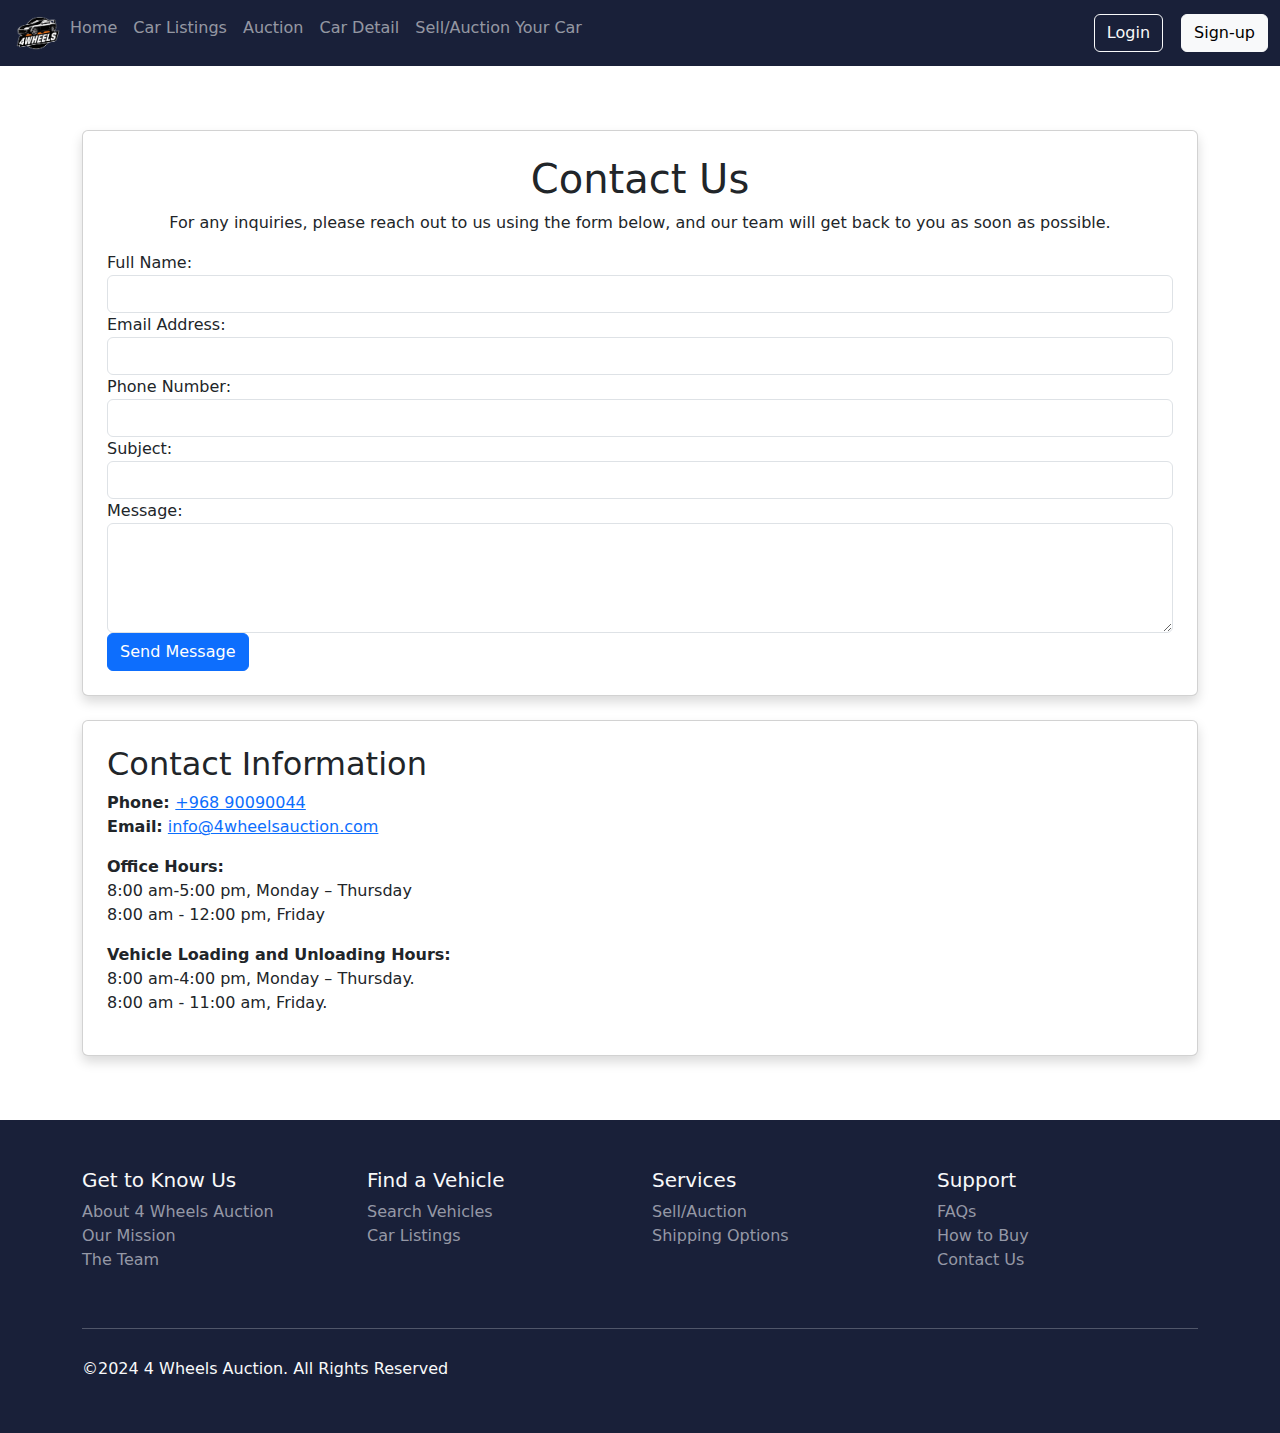
<file: src/Contact Us/contact.html>
<!DOCTYPE html PUBLIC "-//W3C//DTD XHTML 1.1//EN" "http://www.w3.org/TR/xhtml11/DTD/xhtml11.dtd">
<html xmlns="http://www.w3.org/1999/xhtml">

<head>
    <meta charset="UTF-8">
    <meta name="viewport" content="width=device-width, initial-scale=1.0">
    <!-- link stylesheet -->
    <link href="style.css" rel="stylesheet" />
    <!-- Link Bootstrap -->
    <link href="https://cdn.jsdelivr.net/npm/bootstrap@5.3.3/dist/css/bootstrap.min.css" rel="stylesheet"
        integrity="sha384-QWTKZyjpPEjISv5WaRU9OFeRpok6YctnYmDr5pNlyT2bRjXh0JMhjY6hW+ALEwIH" crossorigin="anonymous">
    <script src="https://cdn.jsdelivr.net/npm/bootstrap@5.3.3/dist/js/bootstrap.bundle.min.js"
        integrity="sha384-YvpcrYf0tY3lHB60NNkmXc5s9fDVZLESaAA55NDzOxhy9GkcIdslK1eN7N6jIeHz"
        crossorigin="anonymous"></script>
    <!--Link font Awesome for icons use -->
    <link rel="stylesheet" href="https://cdnjs.cloudflare.com/ajax/libs/font-awesome/6.6.0/css/all.min.css"
        integrity="sha512-Kc323vGBEqzTmouAECnVceyQqyqdsSiqLQISBL29aUW4U/M7pSPA/gEUZQqv1cwx4OnYxTxve5UMg5GT6L4JJg=="
        crossorigin="anonymous" referrerpolicy="no-referrer" />
    <title>4WheelsAuction: Get in Touch for Support & Inquiries</title>
    <link rel="icon" type="image/png" href="./Images/logo2.png">
</head>

<body>

    <!-- The navigation bar HEADER -->
    <div class="container-fluid" id="nav_custom">
        <nav class="navbar navbar-expand-sm bg-dark-custom navbar-dark">
            <!-- Navigation Layout justify to the left -->
            <div class="container-fluid">
                <ul class="navbar-nav me-auto">
                    <li class="nav-item"><img src="logo.png" alt="logo" width="50px" height="50px" /></li>
                    <li class="nav-item"><a class="nav-link" href="..\index.html">Home</a></li>
                    <li class="nav-item"><a class="nav-link" href="..\Car Listings\car_listings.html">Car Listings</a>
                    </li>
                    <li class="nav-item"><a class="nav-link" href="..\Auction\auction.html">Auction</a></li>
                    <li class="nav-item"><a class="nav-link" href="..\Car Details\car_details.html">Car Detail</a></li>
                    <li class="nav-item"><a class="nav-link"
                            href="..\Sell or Auction Car\sell_auction.html">Sell/Auction Your Car</a></li>
                </ul>
                <!-- Navigation Layout justify to the right -->
                <ul class="navbar-nav">
                    <a href="../Register/login.html">
                        <li class="nav-item"><button type="button" class="btn btn-outline-light me-2"
                                style="margin-left: 10px;">Login</button></li>
                    </a>
                    <a href="../Register/sign_up.html">
                        <li class="nav-item"><button type="button" class="btn btn-light"
                                style="margin-left: 10px;">Sign-up</button></li>
                    </a>
                </ul>
            </div>
        </nav>
    </div>


    <main class="container my-4">
        <div class="contact-container card p-4 mb-4">
            <h1 class="text-center">Contact Us</h1>
            <p class="text-center">For any inquiries, please reach out to us using the form below, and our team will get
                back to you as soon as possible.</p>

            <form action="" method="POST" class="contact-form">
                <div class="form-group">
                    <label for="name">Full Name:</label>
                    <input type="text" id="name" name="name" class="form-control" required>
                </div>

                <div class="form-group">
                    <label for="email">Email Address:</label>
                    <input type="email" id="email" name="email" class="form-control" required>
                </div>

                <div class="form-group">
                    <label for="phone">Phone Number:</label>
                    <input type="tel" id="phone" name="phone" class="form-control">
                </div>

                <div class="form-group">
                    <label for="subject">Subject:</label>
                    <input type="text" id="subject" name="subject" class="form-control" required>
                </div>

                <div class="form-group">
                    <label for="message">Message:</label>
                    <textarea id="message" name="message" rows="4" class="form-control" required></textarea>
                </div>

                <button type="submit" class="btn btn-primary btn-block">Send Message</button>
            </form>

            <!-- JavaScript to handle the form submission and show alerts -->
            <script>
                document.querySelector(".contact-form").addEventListener("submit", function (event) {
                    event.preventDefault(); // Prevent the form from submitting normally

                    const formData = new FormData(this);
                    fetch("contact.php", {
                        method: "POST",
                        body: formData,
                    })
                        .then(response => response.json())
                        .then(data => {
                            if (data.success) {
                                // Success: Display an alert and clear the form
                                alert("Thank you! Your inquiry has been received and we will contact you soon.");
                                this.reset(); // Clear the form
                            } else {
                                // Failure: Display an alert with the error message
                                alert("Something went wrong. Please try again.");
                            }
                        })
                        .catch(error => {
                            // In case of an error in the fetch process
                            alert("Error occurred. Please try again.");
                        });
                });
            </script>

        </div>

        <div class="contact-sidebar card p-4">
            <h2>Contact Information</h2>
            <div><strong>Phone: </strong><a href="tel:+96890090044">+968 90090044</a></div>
            <p><strong>Email:</strong> <a href="mailto:info@4wheelsauction.com">info@4wheelsauction.com</a></p>
            <p><strong>Office Hours:</strong><br>
                8:00 am-5:00 pm, Monday – Thursday<br>
                8:00 am - 12:00 pm, Friday
            </p>
            <p><strong>Vehicle Loading and Unloading Hours:</strong><br>
                8:00 am-4:00 pm, Monday – Thursday.<br>
                8:00 am - 11:00 am, Friday.
            </p>
        </div>
    </main>

    <!-- Up Arrow Button -->
    <button id="scrollUpBtn" style="display: none;">
        <i class="fa-solid fa-circle-up"></i>
    </button>


    <!-- Footer Start -->
    <footer class="text-light footer_box" style="background-color: #192039;">
        <div class="container py-5">
            <div class="row">
                <!-- Get to Know Us Section -->
                <div class="col-sm-6 col-md-3 mb-3">
                    <h5>Get to Know Us</h5>
                    <ul class="list-unstyled">
                        <li><a href="..\About Us\about.html" style="color:#9598a6" class="footer-links">About 4 Wheels
                                Auction</a></li>
                        <li><a href="../About Us/about.html" style="color:#9598a6" class="footer-links">Our Mission</a>
                        </li>
                        <li><a href="../About Us/about.html" style="color:#9598a6" class="footer-links">The Team</a>
                        </li>
                    </ul>
                </div>

                <!-- Find a Vehicle Section -->
                <div class="col-sm-6 col-md-3 mb-3">
                    <h5>Find a Vehicle</h5>
                    <ul class="list-unstyled">
                        <li><a href="../Car Listings/car_listings.html" style="color:#9598a6"
                                class="footer-links">Search Vehicles</a></li>
                        <li><a href="../Car Listings/car_listings.html" style="color:#9598a6" class="footer-links">Car
                                Listings</a></li>
                    </ul>
                </div>

                <!-- Services Section -->
                <div class="col-sm-6 col-md-3 mb-3">
                    <h5>Services</h5>
                    <ul class="list-unstyled">
                        <li><a href="../Sell or Auction Car/sell_auction.html" style="color:#9598a6"
                                class="footer-links">Sell/Auction</a></li>
                        <li><a href="../Sell or Auction Car/sell_auction.html" style="color:#9598a6"
                                class="footer-links">Shipping Options</a></li>
                    </ul>
                </div>

                <!-- Support Section -->
                <div class="col-sm-6 col-md-3 mb-3">
                    <h5>Support</h5>
                    <ul class="list-unstyled">
                        <li><a href="../About Us/about.html" style="color:#9598a6" class="footer-links">FAQs</a></li>
                        <li><a href="../About Us/about.html" style="color:#9598a6" class="footer-links">How to Buy</a>
                        </li>
                        <li><a href="#" style="color:#9598a6" class="footer-links">Contact Us</a>
                        </li>
                    </ul>
                </div>
            </div>

            <hr class="my-4">

            <!-- Social Media & Copyright -->
            <div class="d-flex flex-column flex-md-row justify-content-between align-items-center">
                <div class="text-center text-md-start mb-3 mb-md-0">
                    <p class="mb-0">©2024 4 Wheels Auction. All Rights Reserved</p>
                </div>

                <div class="text-center">
                    <a href="#" class="text-light me-3"><i class="fa-brands fa-linkedin Social-icons"></i></a>
                    <a href="#" class="text-light me-3"><i class="fa-brands fa-instagram Social-icons"></i></a>
                    <a href="#" class="text-light me-3"><i class="fa-solid fa-x Social-icons"></i></a>
                    <a href="#" class="text-light  me-3"><i class="fa-brands fa-youtube Social-icons"></i></a>
                    <a href="mailto:info@4wheelsauction.com" class="text-light"><i
                            class="fa-solid fa-envelope Social-icons"></i></a>
                </div>
            </div>
        </div>
    </footer>
    <!-- Footer End -->

    <script type="text/javaScript" src="script.js"></script>
</body>

</html>
</file>
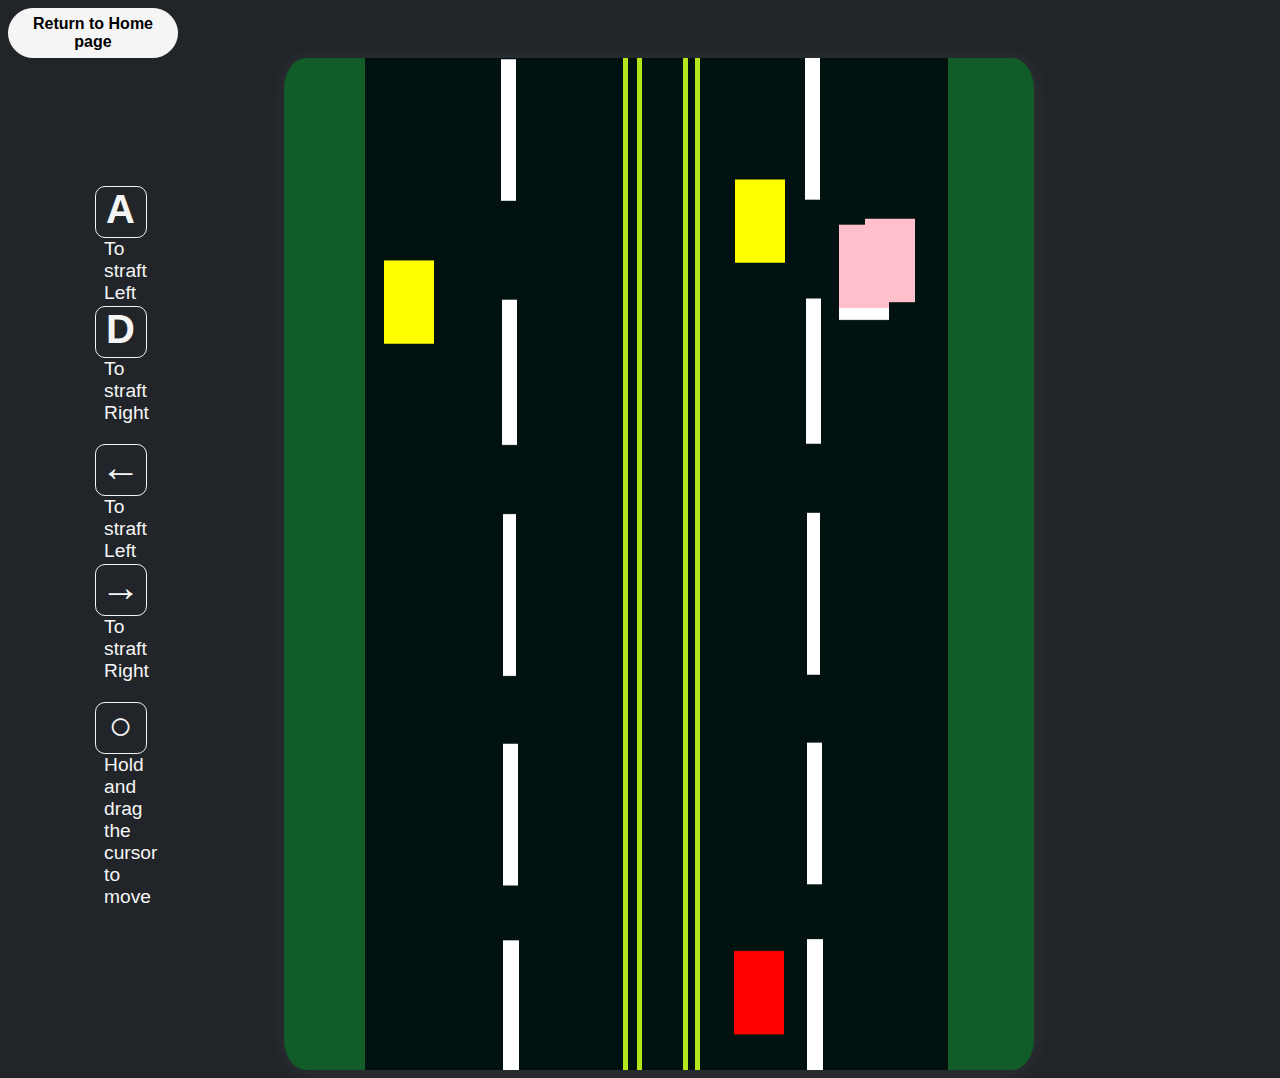
<file: src/Fun Page/funpage.html>
<!DOCTYPE html>
<html lang="en">
<head>
  <meta charset="UTF-8">
  <meta name="viewport" content="width=device-width, initial-scale=1.0,  maximum-scale=1.0, user-scalable=no">
  <title>Fun Page</title>
  <!-- link stylesheet -->
  <link href="style.css" rel="stylesheet"/>
  <script defer src="car_obstacle_avoid_mini_game.js" type="text/javascript"></script>
</head>
<body>
  <!-- Game asset that will be used for canvas -->
   <div style="display: none;">
    <img id="Road_background" src="Assets/Road_background.png"/>
    <img id="Road1" src="Assets/Road1.png">
   </div>

   <div>
    <button id="return-button" type="button" onclick="window.location.href='..\\index.html';">Return to Home page</button> 
   </div>

  <div id="canvas-postion">
        
    <div id="control-hints">
      <div id="hint-button">A</div>
      <div id="hint-message">To straft Left</div>
      <br/>
      <div id="hint-button">D</div>
      <div id="hint-message">To straft Right</div>
      <br/><br/>
      <div id="hint-button">&larr;</div>
      <div id="hint-message">To straft Left</div>
      <br/>
      <div id="hint-button">&rarr;</div>
      <div id="hint-message">To straft Right</div>
      <br/><br/>
      <div id="hint-button">&#x25CB;</div>
      <div id="hint-message">Hold and drag the cursor to move</div>
      <br/><br/><br/>
      
   </div>

    <canvas height="850px" width="750px" id="obstacle_game_canvas">
      <!-- Display the message if user's browswer doesn't support canvas tag -->
      Sorry, Your browswer doesn't support canvas.
      Recommend browswer: Chrome, Chromium based browser, firefox and etc
    </canvas>
    
  </div>
</body>
</html>
</file>
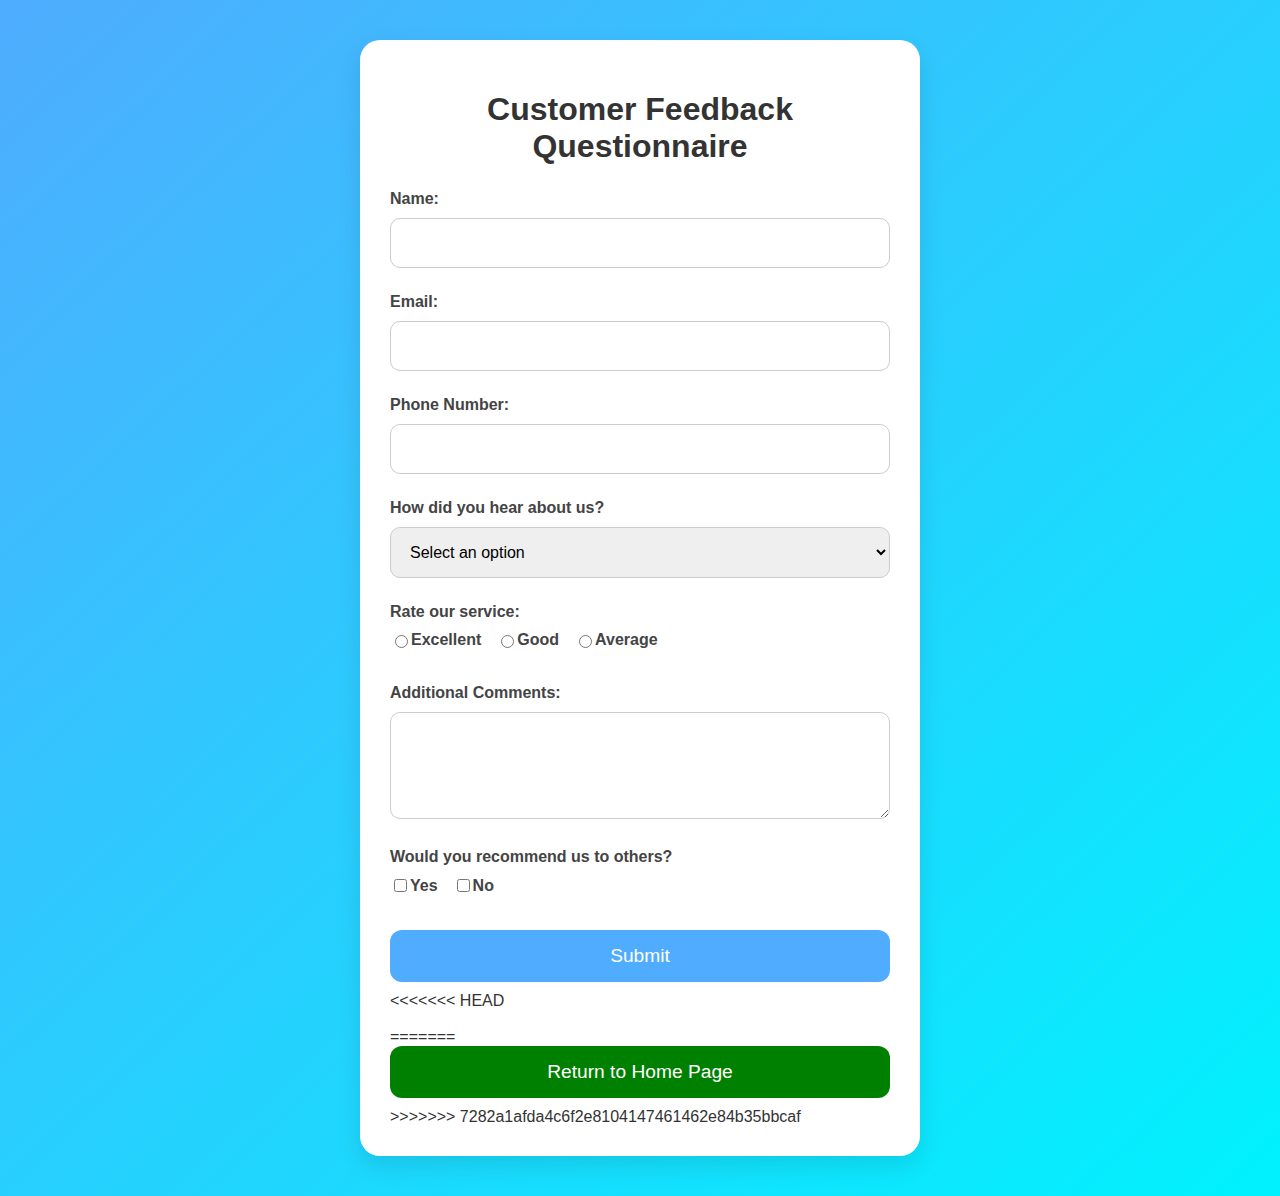
<file: src/Questionnaire page/Questionnaire.html>
<!DOCTYPE html>
<html lang="en">
<head>
    <meta charset="UTF-8">
    <meta name="viewport" content="width=device-width, initial-scale=1.0">
    <title>Customer Feedback Questionnaire</title>
    <script defer src="script.js"></script>
    <style>
        body {
            font-family: 'Helvetica Neue', Arial, sans-serif;
            background: linear-gradient(to bottom right, #4facfe, #00f2fe);
            color: #333;
            margin: 0;
            padding: 0;
            display: flex;
            justify-content: center;
            align-items: center;
            min-height: 100vh;
        }
        .container {
            max-width: 500px;
            margin: 40px;
            padding: 30px;
            background-color: #ffffff;
            border-radius: 20px;
            box-shadow: 0 10px 25px rgba(0, 0, 0, 0.1);
            transition: transform 0.3s ease, box-shadow 0.3s ease;
        }
        .container:hover {
            transform: translateY(-5px);
            box-shadow: 0 15px 30px rgba(0, 0, 0, 0.2);
        }
        h1 {
            text-align: center;
            color: #333;
            margin-bottom: 25px;
            font-weight: bold;
            font-size: 2em;
        }
        .form-group {
            margin-bottom: 25px;
        }
        label {
            display: block;
            margin-bottom: 10px;
            font-weight: 600;
            color: #444;
        }
        input[type="text"],
        input[type="email"],
        input[type="tel"],
        select,
        textarea {
            width: 100%;
            padding: 15px;
            border: 1px solid #ccc;
            border-radius: 10px;
            box-sizing: border-box;
            font-size: 1em;
            transition: border-color 0.3s ease, box-shadow 0.3s ease;
        }
        input[type="text"]:focus,
        input[type="email"]:focus,
        input[type="tel"]:focus,
        select:focus,
        textarea:focus {
            border-color: #4facfe;
            box-shadow: 0 0 8px rgba(79, 172, 254, 0.3);
        }
        .radio-group,
        .checkbox-group {
            display: flex;
            gap: 15px;
        }
        .radio-group label,
        .checkbox-group label {
            display: flex;
            align-items: center;
            cursor: pointer;
        }
        .error {
            color: red;
            font-size: 0.85em;
            margin-top: 5px;
        }
        button {
            background-color: #4facfe;
            color: white;
            padding: 15px;
            border: none;
            border-radius: 12px;
            cursor: pointer;
            font-size: 1.2em;
            transition: background-color 0.3s ease, box-shadow 0.3s ease;
            width: 100%;
            margin-bottom: 10px;
        }
        button:hover {
            background-color: #00c9fe;
            box-shadow: 0 5px 15px rgba(0, 201, 254, 0.4);
        }
    </style>
</head>
<body>
    <div class="container">
        <h1>Customer Feedback Questionnaire</h1>
        <form id="questionnaireForm">
            <div class="form-group">
                <label for="name">Name:</label>
                <input type="text" id="name" name="name">
                <span class="error" id="nameError"></span>
            </div>

            <div class="form-group">
                <label for="email">Email:</label>
                <input type="email" id="email" name="email">
                <span class="error" id="emailError"></span>
            </div>

            <div class="form-group">
                <label for="phone">Phone Number:</label>
                <input type="tel" id="phone" name="phone">
                <span class="error" id="phoneError"></span>
            </div>

            <div class="form-group">
                <label for="service">How did you hear about us?</label>
                <select id="service" name="service">
                    <option value="">Select an option</option>
                    <option value="Internet Search">Internet Search</option>
                    <option value="Social Media">Social Media</option>
                    <option value="Friend/Family">Friend/Family</option>
                    <option value="Advertisement">Advertisement</option>
                </select>
                <span class="error" id="serviceError"></span>
            </div>

            <div class="form-group">
                <label>Rate our service:</label>
                <div class="radio-group">
                    <label><input type="radio" name="rating" value="Excellent"> Excellent</label>
                    <label><input type="radio" name="rating" value="Good"> Good</label>
                    <label><input type="radio" name="rating" value="Average"> Average</label>
                </div>
            </div>

            <div class="form-group">
                <label for="comments">Additional Comments:</label>
                <textarea id="comments" name="comments" rows="5"></textarea>
            </div>

            <div class="form-group">
                <label>Would you recommend us to others?</label>
                <div class="radio-group">
                    <label><input type="checkbox" name="recommend" value="Yes"> Yes</label>
                    <label><input type="checkbox" name="recommend" value="No"> No</label>
                </div>
            </div>

            <button type="submit">Submit</button>
<<<<<<< HEAD
        </form><br>
        
=======
            <!-- "Return to Home Page" button -->
            <button type="button" onclick="window.location.href='../index.html'" style="background-color: green;">Return to Home Page</button>
        </form>
>>>>>>> 7282a1afda4c6f2e8104147461462e84b35bbcaf
    </div>
    
</body>
</html>
</file>
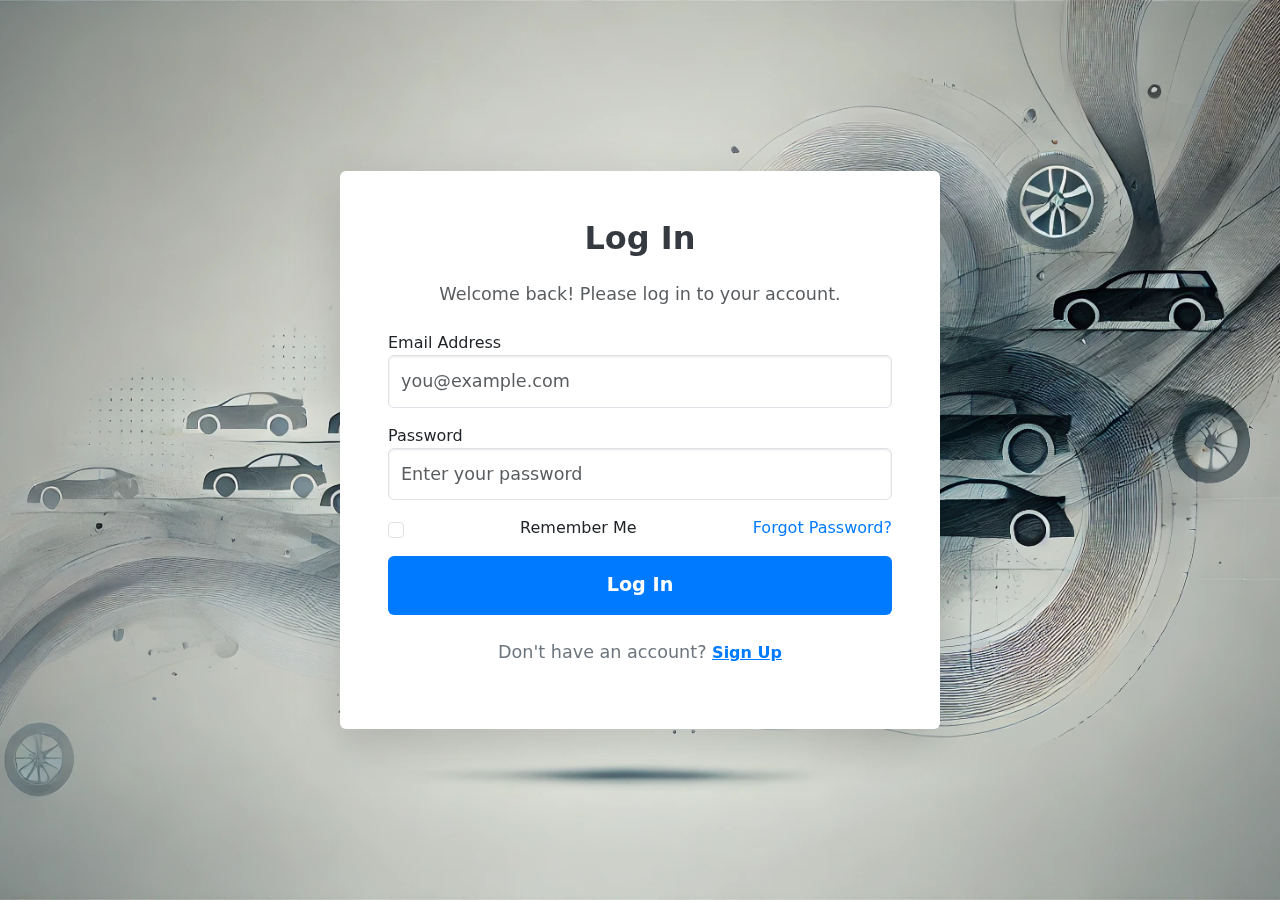
<file: src/Register/login.html>
<!DOCTYPE html>
<html lang="en">

<head>
  <meta charset="UTF-8">
  <meta name="viewport" content="width=device-width, initial-scale=1.0">
  <!-- link stylesheet -->
  <link href="style2.css" rel="stylesheet" />

  <!-- Link Bootstrap -->
  <link href="https://cdn.jsdelivr.net/npm/bootstrap@5.3.3/dist/css/bootstrap.min.css" rel="stylesheet"
    integrity="sha384-QWTKZyjpPEjISv5WaRU9OFeRpok6YctnYmDr5pNlyT2bRjXh0JMhjY6hW+ALEwIH" crossorigin="anonymous">
  <script src="https://cdn.jsdelivr.net/npm/bootstrap@5.3.3/dist/js/bootstrap.bundle.min.js"
    integrity="sha384-YvpcrYf0tY3lHB60NNkmXc5s9fDVZLESaAA55NDzOxhy9GkcIdslK1eN7N6jIeHz"
    crossorigin="anonymous"></script>
  <!--Link font Awesome for icons use -->
  <link rel="stylesheet" href="https://cdnjs.cloudflare.com/ajax/libs/font-awesome/6.6.0/css/all.min.css"
    integrity="sha512-Kc323vGBEqzTmouAECnVceyQqyqdsSiqLQISBL29aUW4U/M7pSPA/gEUZQqv1cwx4OnYxTxve5UMg5GT6L4JJg=="
    crossorigin="anonymous" referrerpolicy="no-referrer" />
  <title>Login</title>
</head>

<body>
  <!-- The navigation bar HEADER -->
  <div class="container-fluid" id="nav_custom">
    <nav class="navbar navbar-expand-sm bg-dark-custom navbar-dark">
      <!-- Navigation Layout justify to the left -->
      <div class="container-fluid">
        <ul class="navbar-nav me-auto">
          <li class="nav-item"><img src="logo.png" alt="logo" width="50px" height="50px" /></li>
          <li class="nav-item"><a class="nav-link active" href="#">Home</a></li>
          <li class="nav-item"><a class="nav-link" href="Car Listings\car_listings.html">Car Listings</a></li>
          <li class="nav-item"><a class="nav-link" href="Auction\auction.html">Auction</a></li>
          <li class="nav-item"><a class="nav-link" href="Car Details\car_details.html">Car Detail</a></li>
          <li class="nav-item"><a class="nav-link" href="Sell or Auction Car\sell_auction.html">Sell/Auction Your
              Car</a></li>
        </ul>
        <!-- Navigation Layout justify to the right -->
        <ul class="navbar-nav">
          <a href="./Register/login.html">
            <li class="nav-item"><button type="button" class="btn btn-outline-light me-2"
                style="margin-left: 10px;">Login</button></li>
          </a>
          <a href="./Register/sign_up.html">
            <li class="nav-item"><button type="button" class="btn btn-light" style="margin-left: 10px;">Sign-up</button>
            </li>
          </a>
        </ul>
      </div>
    </nav>
  </div>

  <!-- Main content of login -->
  <main>
    <div class="background-overlay">
      <div class="container d-flex justify-content-center align-items-center min-vh-100">
        <div class="login-form shadow-lg p-5 bg-white rounded">
          <div class="text-center">
            <i class="fas fa-user-circle login-icon mb-3"></i>
          </div>
          <h1 class="login-header text-center mb-4">Log In</h1>
          <p class="text-center text-muted mb-4">Welcome back! Please log in to your account.</p>
          <form action="/submit-login" method="POST">
            <!-- Email Field -->
            <div class="form-group mb-3">
              <label for="email">Email Address</label>
              <input type="email" class="form-control" id="email" name="email" placeholder="you@example.com" required>
            </div>
            <!-- Password Field -->
            <div class="form-group mb-3">
              <label for="password">Password</label>
              <input type="password" class="form-control" id="password" name="password"
                placeholder="Enter your password" required>
            </div>
            <!-- Remember Me and Forgot Password -->
            <div class="form-check d-flex justify-content-between align-items-center mb-3">
              <input type="checkbox" class="form-check-input" id="remember-me">
              <label class="form-check-label" for="remember-me">Remember Me</label>
              <a href="#" class="forgot-password">Forgot Password?</a>
            </div>
            <!-- Submit Button -->
            <button type="submit" class="btn btn-primary w-100">Log In</button>
            <!-- Sign Up Link -->
            <p class="text-center mt-4">Don't have an account? <a href="sign_up.html" class="signup-link">Sign Up</a>
            </p>
          </form>
        </div>
      </div>
    </div>
  </main>
</body>

</html>
</file>
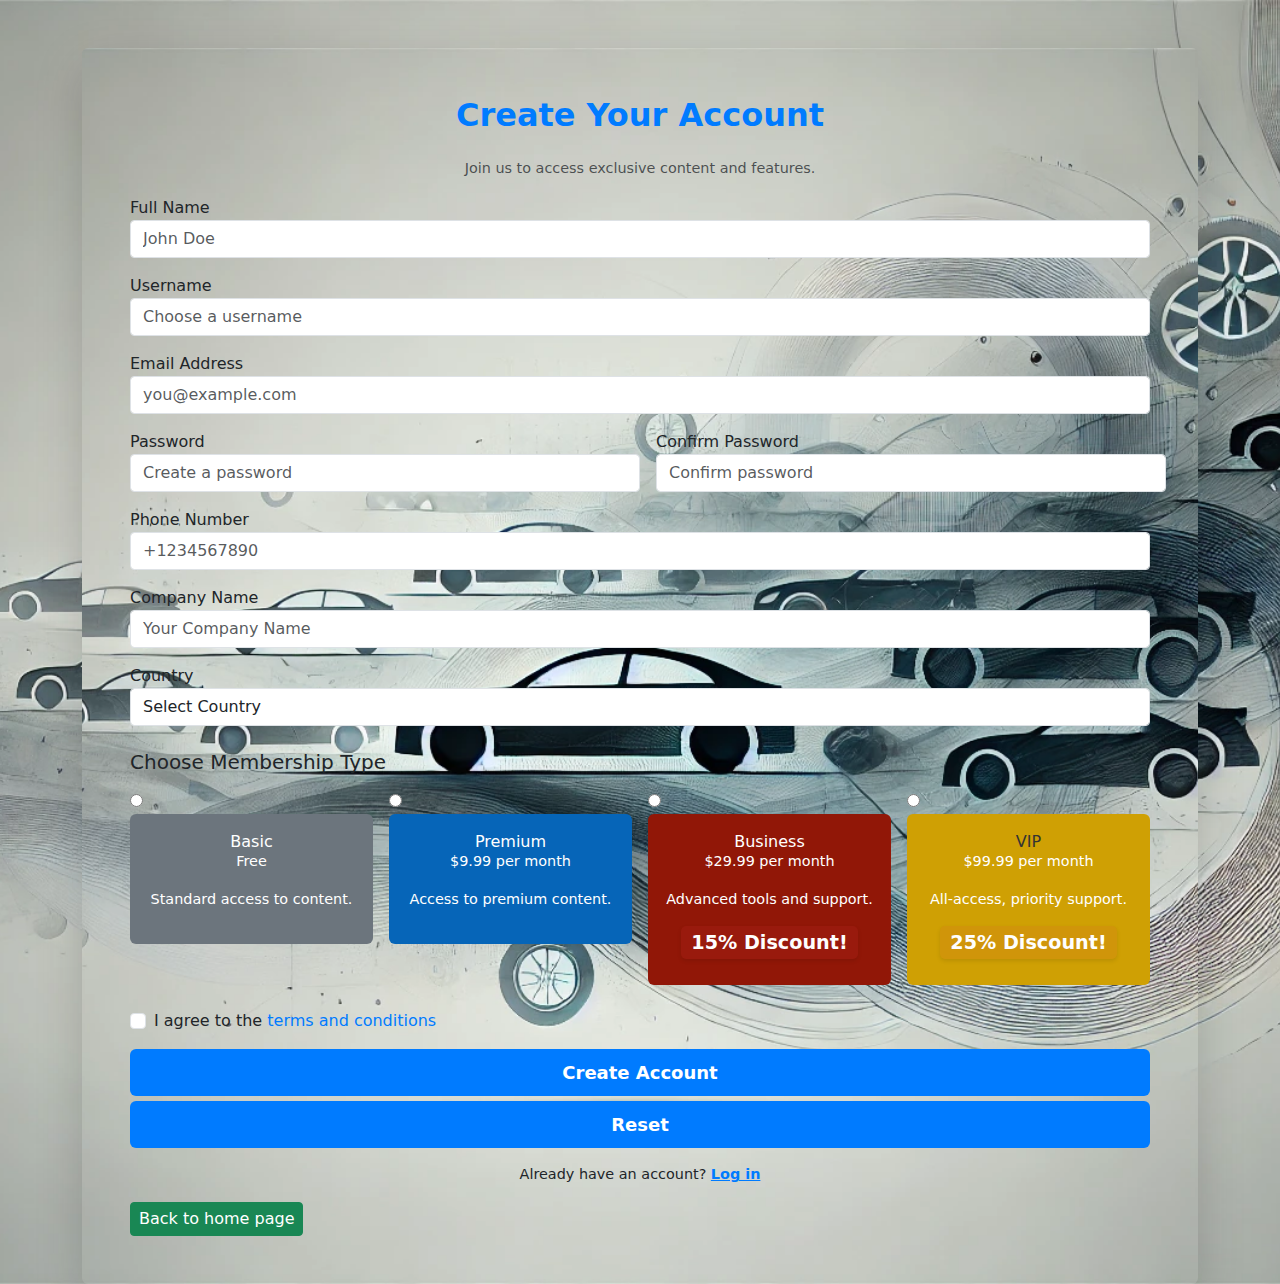
<file: src/Register/sign_up.html>
<!DOCTYPE html PUBLIC "-//W3C//DTD XHTML 1.1//EN" "http://www.w3.org/TR/xhtml11/DTD/xhtml11.dtd">
<html xmlns="http://www.w3.org/1999/xhtml">

<head>
    <meta charset="UTF-8">
    <meta name="viewport" content="width=device-width, initial-scale=1.0">
    <title>4WheelsAuction: Join Our Platform to Buy or Sell Vehicles</title>
  <link rel="icon" type="image/png" href="./Images/logo2.png">
    <link href="https://cdn.jsdelivr.net/npm/bootstrap@5.2.3/dist/css/bootstrap.min.css" rel="stylesheet">
    <link rel="stylesheet" href="style.css"> <!-- Link to external CSS file -->
</head>

<body>

    <div class="container">
        <div class="signup-form shadow-lg p-5 mt-5 bg-white rounded">
            <h2 class="signup-header text-center mb-4">Create Your Account</h2>
            <p class="text-center text-muted">Join us to access exclusive content and features.</p>
            <form  action="/submit-signup" method="POST">
                <!-- Full Name Field -->
                <div class="form-group mb-3">
                    <label for="name">Full Name</label>
                    <input type="text" class="form-control" id="name" name="name" placeholder="John Doe" required>
                </div>
                <!-- Username Field -->
                <div class="form-group mb-3">
                    <label for="username">Username</label>
                    <input type="text" class="form-control" id="username" name="username"
                        placeholder="Choose a username" required>
                </div>
                <!-- Email Field -->
                <div class="form-group mb-3">
                    <label for="email">Email Address</label>
                    <input type="email" class="form-control" id="email" name="email" placeholder="you@example.com"
                        required>
                </div>
                <!-- Password and Confirm Password Fields -->
                <div class="form-row mb-3">
                    <div class="form-group col-md-6">
                        <label for="password">Password</label>
                        <input type="password" class="form-control" id="password" name="password"
                            placeholder="Create a password" required>
                    </div>
                    <div class="form-group col-md-6">
                        <label for="confirm-password">Confirm Password</label>
                        <input type="password" class="form-control" id="confirm-password" name="confirm-password"
                            placeholder="Confirm password" required>
                    </div>
                </div>
                <!-- Phone Number Field -->
                <div class="form-group mb-3">
                    <label for="phone">Phone Number</label>
                    <input type="tel" class="form-control" id="phone" name="phone" placeholder="+1234567890" required>
                </div>
                <!-- Company Name Field -->
                <div class="form-group mb-3">
                    <label for="company">Company Name</label>
                    <input type="text" class="form-control" id="company" name="company" placeholder="Your Company Name">
                </div>
                <!-- Country Field -->
                <div class="form-group mb-4">
                    <label for="country">Country</label>
                    <select class="form-control" id="country" name="country" required>
                        <option value="">Select Country</option>
                        <option value="US">United States</option>
                        <option value="CA">Canada</option>
                        <option value="UK">United Kingdom</option>
                        <option value="AU">Australia</option>
                        <option value="IN">India</option>
                        <option value="Om">Oman</option>
                    </select>
                </div>
                <!-- Membership Type Section -->
                <!-- Membership Type Section -->
                <h5 class="mt-4 mb-3">Choose Membership Type</h5>
                <div class="form-row d-flex justify-content-between">
                    <!-- Membership Cards -->
                    <label   class="membership-option col-md-3">
                        <input type="radio" name="membership" value="basic" required>
                        <div class="membership-card basic text-center p-3">
                            <h6 class="card-title">Basic</h6>
                            <p>Free</p>
                            <p class="small">Standard access to content.</p>
                        </div>
                    </label>
                    <label  class="membership-option col-md-3">
                        <input type="radio" name="membership" value="premium" required>
                        <div class="membership-card premium text-center p-3">
                            <h6 class="card-title">Premium</h6>
                            <p>$9.99 per month</p>
                            <p class="small">Access to premium content.</p>
                        </div>
                    </label>
                    <label  class="membership-option col-md-3">
                        <input type="radio" name="membership" value="business" required>
                        <div class="membership-card business text-center p-3">
                            <h6 class="card-title">Business</h6>
                            <p>$29.99 per month</p>
                            <p class="small">Advanced tools and support.</p>
                            <h6 id="dis">15% Discount!</h6>
                        </div>
                    </label>
                    <label   class="membership-option col-md-3">
                        <input type="radio" name="membership" value="vip" required>
                        <div class="membership-card vip text-center p-3">
                            <h6 class="card-title">VIP</h6>
                            <p>$99.99 per month</p>
                            <p class="small">All-access, priority support.</p>
                            <h6 id="dis">25% Discount!</h6>
                        </div>
                    </label>
                </div>

                <!-- Terms and Conditions Checkbox -->
                <div class="form-check mt-4 mb-3">
                    <input type="checkbox" class="form-check-input" id="terms" required>
                    <label class="form-check-label" for="terms">I agree to the <a href="#">terms and
                            conditions</a></label>
                </div>
                <!-- Submit Button -->
                <button type="button" onclick="check()" class="btn btn-primary btn-block w-100">Create Account</button>
                <button type="reset" class="btn btn-primary btn-block w-100" style="margin-top: 5px;">Reset</button>
                <!-- Login Link -->
                <p class="text-center mt-3 text-dark">Already have an account? <a href="login.html">Log in</a></p>
            </form>
            <div><a href="../index.html"><button class="btn btn-success btn-sm" style="font-size: 1em;">Back to home page</button></a></div>

        </div>
    </div>
<script type="text/javascript" src="script2.js">
      
</script>
        
</body>

</html>
</file>
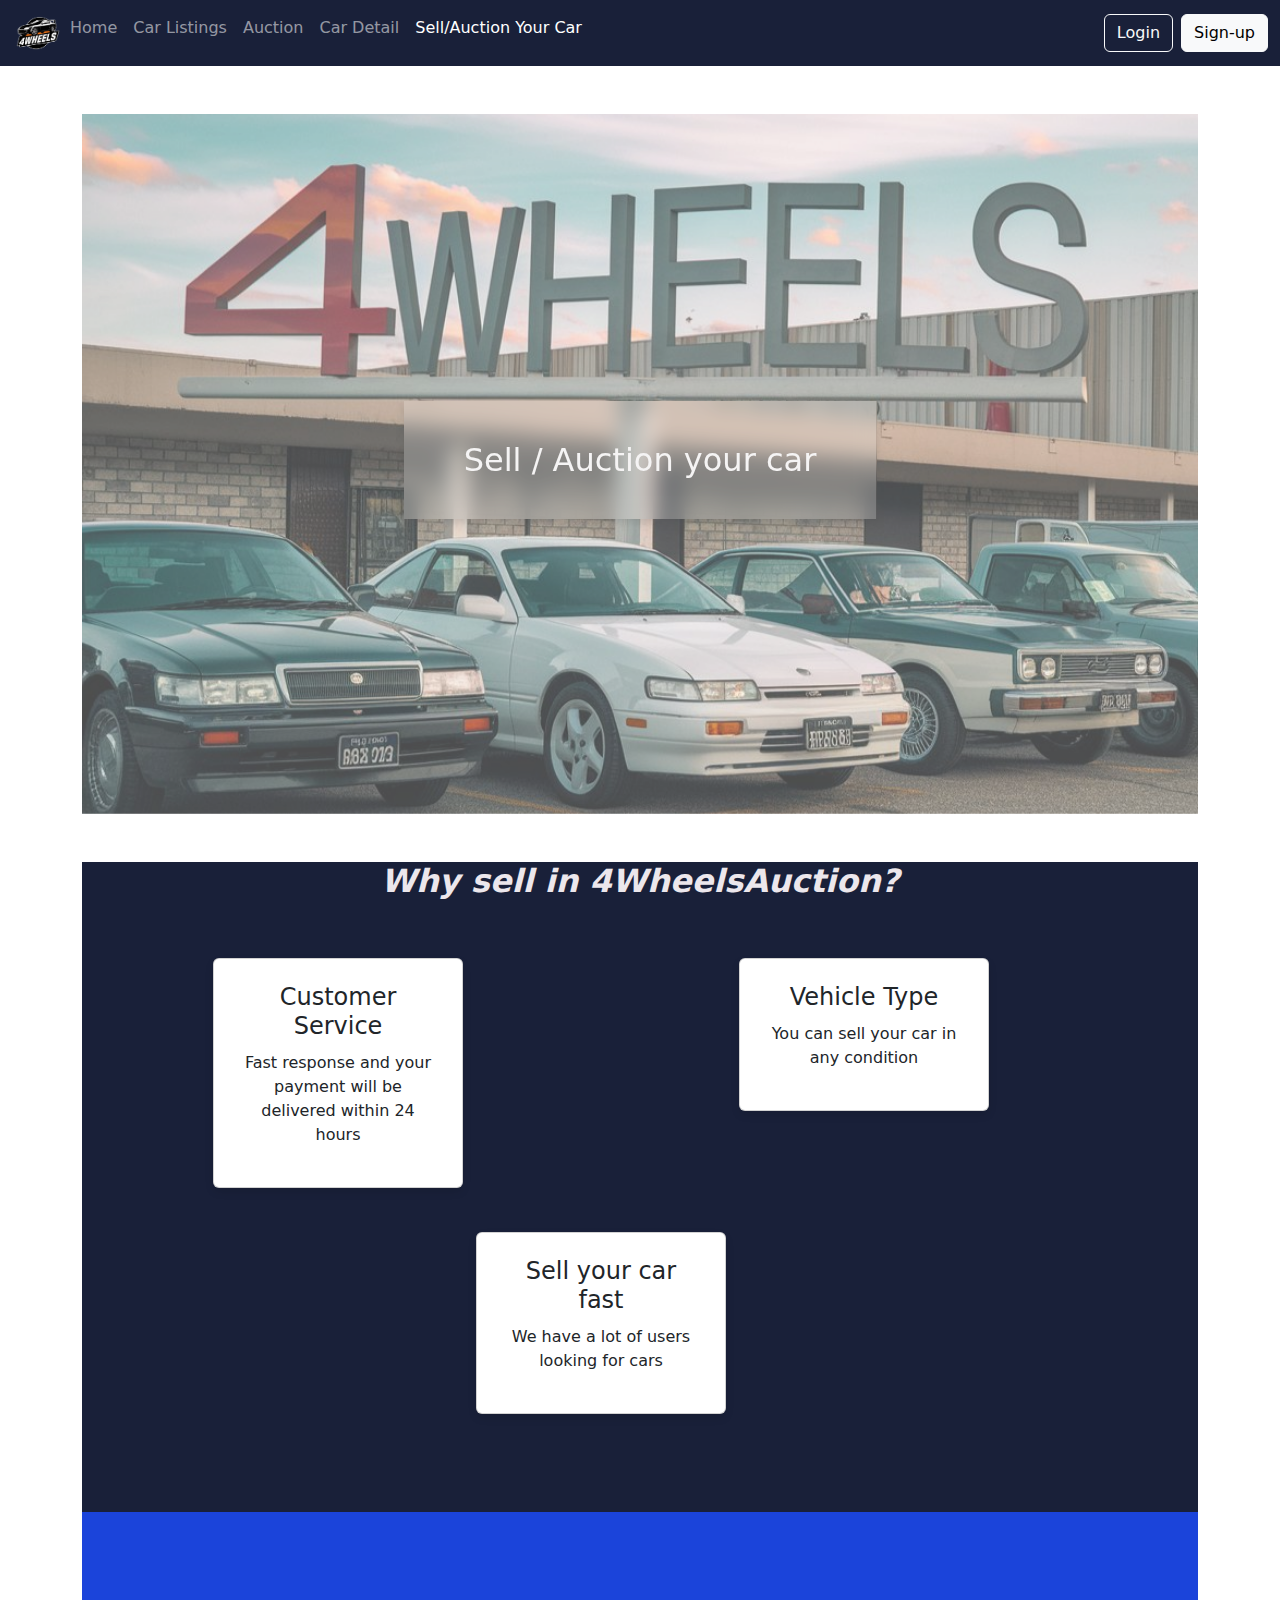
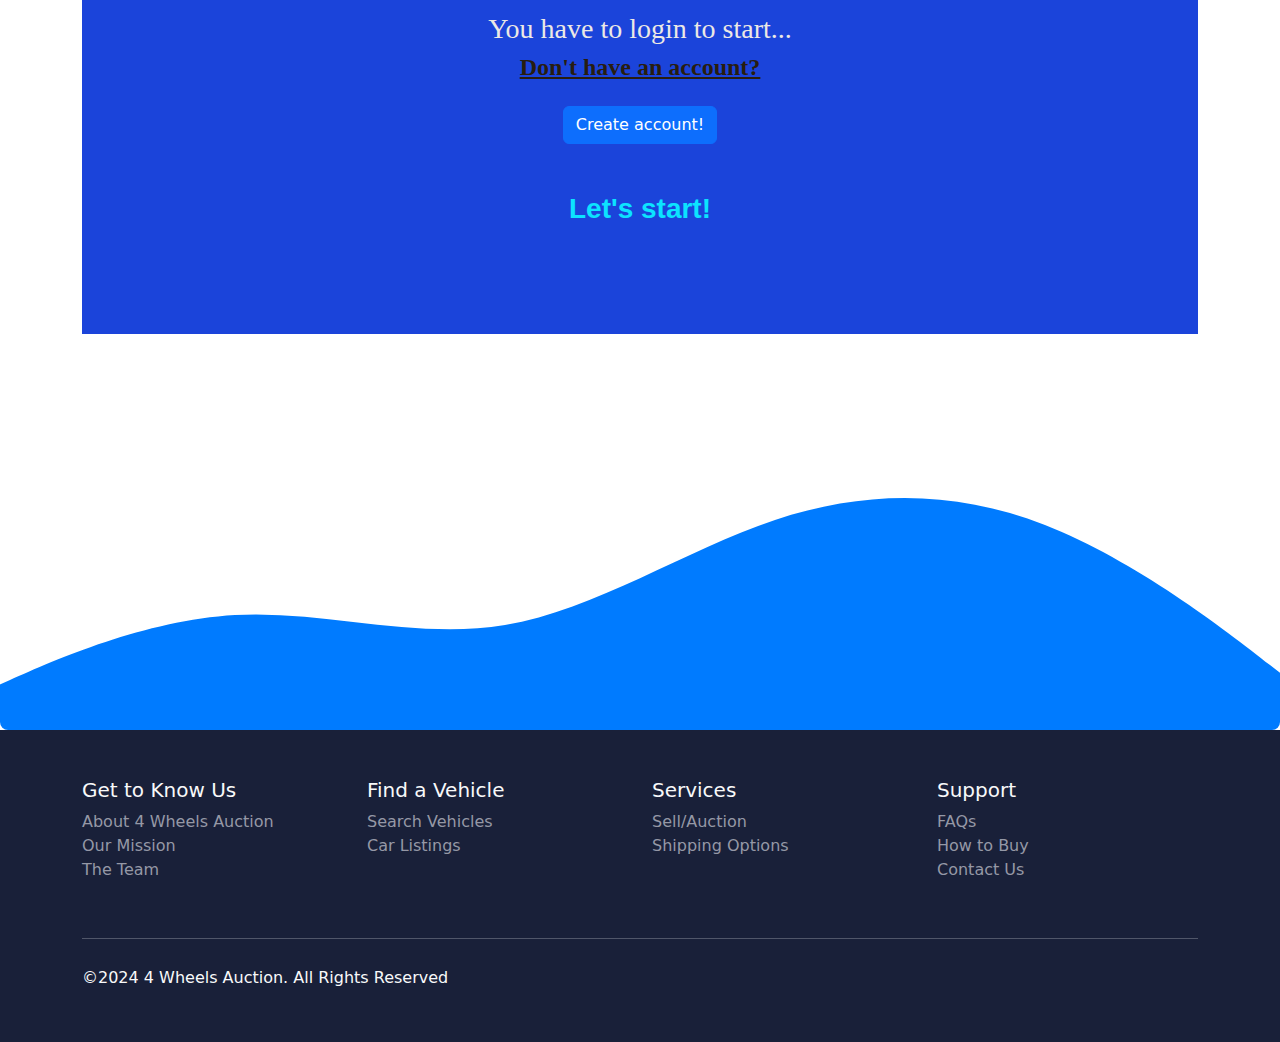
<file: src/Sell or Auction Car/sell_auction.html>
<!DOCTYPE html>
<html lang="en">

<head>
  <meta charset="UTF-8">
  <meta name="viewport" content="width=device-width, initial-scale=1.0">
  <!-- link stylesheet -->
  <link href="style.css" rel="stylesheet" />
  <!-- Link Bootstrap -->
  <link href="https://cdn.jsdelivr.net/npm/bootstrap@5.3.3/dist/css/bootstrap.min.css" rel="stylesheet"
    integrity="sha384-QWTKZyjpPEjISv5WaRU9OFeRpok6YctnYmDr5pNlyT2bRjXh0JMhjY6hW+ALEwIH" crossorigin="anonymous">
  <script src="https://cdn.jsdelivr.net/npm/bootstrap@5.3.3/dist/js/bootstrap.bundle.min.js"
    integrity="sha384-YvpcrYf0tY3lHB60NNkmXc5s9fDVZLESaAA55NDzOxhy9GkcIdslK1eN7N6jIeHz"
    crossorigin="anonymous"></script>
  <!-- Link Font Awesome for icons use -->
  <link rel="stylesheet" href="https://cdnjs.cloudflare.com/ajax/libs/font-awesome/6.6.0/css/all.min.css"
    integrity="sha512-Kc323vGBEqzTmouAECnVceyQqyqdsSiqLQISBL29aUW4U/M7pSPA/gEUZQqv1cwx4OnYxTxve5UMg5GT6L4JJg=="
    crossorigin="anonymous" referrerpolicy="no-referrer" />
  <title>4WheelsAuction: List Your Vehicle for Auction Today</title>
  <link rel="icon" type="image/png" href="./Images/logo2.png">
</head>

<body>
  <!-- Navigation bar HEADER -->
  <div class="container-fluid" id="nav_custom">
    <nav class="navbar navbar-expand-sm bg-dark-custom navbar-dark">
      <div class="container-fluid">
        <ul class="navbar-nav me-auto">
          <li class="nav-item"><img src="logo.png" alt="logo" width="50px" height="50px" /></li>
          <li class="nav-item"><a class="nav-link" href="../index.html">Home</a></li>
          <li class="nav-item"><a class="nav-link" href="../Car Listings/car_listings.html">Car Listings</a></li>
          <li class="nav-item"><a class="nav-link" href="../Auction/auction.html">Auction</a></li>
          <li class="nav-item"><a class="nav-link" href="../Car Details/car_details.html">Car Detail</a></li>
          <li class="nav-item"><a class="nav-link active" href="#">Sell/Auction Your Car</a></li>
        </ul>
        <ul class="navbar-nav ms-auto">
          <a href="../Register/login.html">
            <li class="nav-item">
              <button type="button" class="btn btn-outline-light me-2">Login</button>
            </li>
          </a>
          <a href="../Register/sign_up.html">
            <li class="nav-item">
              <button type="button" class="btn btn-light">Sign-up</button>
            </li>
          </a>
        </ul>
      </div>
    </nav>
  </div>
  <!-- Main content -->
  <main class="container my-5">
    <!-- The Sell your car page start -->
    <div class="background text-center">
      <h1 class="glassEffect" id="sell">Sell / Auction your car</h1>
    </div>
    <div class="sell2 text-center my-5">
      <em>
        <h2 class="text">Why sell in 4WheelsAuction?</h2>
      </em>
      <section class="services row gx-3 gy-4">
        <!-- Responsive columns for services -->
        <div class="col-12 col-md-4">
          <div class="card p-4">
            <h3>Customer Service</h3>
            <p>Fast response and your payment will be delivered within 24 hours</p>
          </div>
        </div>
        <div class="col-12 col-md-4">
          <div class="card p-4">
            <h3>Vehicle Type</h3>
            <p>You can sell your car in any condition</p>
          </div>
        </div>
        <div class="col-12 col-md-4">
          <div class="card p-4">
            <h3>Sell ​​your car fast</h3>
            <p>We have a lot of users looking for cars</p>
          </div>
        </div>
      </section>
      <!-- Call to action section -->
      <div class="sell3 text-center my-5">
        <h3 class="text2">You have to login to start...</h3>
        <h4 class="text3">Don't have an account?</h4>
        <a href="../Register/sign_up.html" class="btn btn-primary mt-3">Create account!</a>
        <h3 class="text4 mt-5">Let's start!</h3>
      </div>
    </div>
  </main>
  <!-- Wave effect background -->
  <div class="waveBackground"></div>


  <!-- Up Arrow Button -->
  <button id="scrollUpBtn" style="display: none;">
    <i class="fa-solid fa-circle-up"></i>
  </button>


  <!-- Footer Start -->
  <footer class="text-light footer_box" style="background-color: #192039;">
    <div class="container py-5">
      <div class="row">
        <!-- Get to Know Us Section -->
        <div class="col-sm-6 col-md-3 mb-3">
          <h5>Get to Know Us</h5>
          <ul class="list-unstyled">
            <li><a href="..\About Us\about.html" style="color:#9598a6" class="footer-links">About 4 Wheels Auction</a>
            </li>
            <li><a href="..\About Us\about.html#mission" style="color:#9598a6" class="footer-links">Our Mission</a></li>
            <li><a href="..\About Us\about.html" style="color:#9598a6" class="footer-links">The Team</a></li>
          </ul>
        </div>

        <!-- Find a Vehicle Section -->
        <div class="col-sm-6 col-md-3 mb-3">
          <h5>Find a Vehicle</h5>
          <ul class="list-unstyled">
            <li><a href="..\Car Listings\car_listings.html" style="color:#9598a6" class="footer-links">Search
                Vehicles</a></li>
            <li><a href="..\Car Listings\car_listings.html" style="color:#9598a6" class="footer-links">Car Listings</a>
            </li>
          </ul>
        </div>

        <!-- Services Section -->
        <div class="col-sm-6 col-md-3 mb-3">
          <h5>Services</h5>
          <ul class="list-unstyled">
            <li><a href="..\Sell or Auction Car\sell_auction.html" style="color:#9598a6"
                class="footer-links">Sell/Auction</a></li>
            <li><a href="..\Sell or Auction Car\sell_auction.html" style="color:#9598a6" class="footer-links">Shipping
                Options</a></li>
          </ul>
        </div>

        <!-- Support Section -->
        <div class="col-sm-6 col-md-3 mb-3">
          <h5>Support</h5>
          <ul class="list-unstyled">
            <li><a href="..\About Us\about.html" style="color:#9598a6" class="footer-links">FAQs</a></li>
            <li><a href="..\About Us\about.html" style="color:#9598a6" class="footer-links">How to Buy</a></li>
            <li><a href="..\Contact Us\contact.html" style="color:#9598a6" class="footer-links">Contact Us</a></li>
          </ul>
        </div>
      </div>

      <hr class="my-4">

      <!-- Social Media & Copyright -->
      <div class="d-flex flex-column flex-md-row justify-content-between align-items-center">
        <div class="text-center text-md-start mb-3 mb-md-0">
          <p class="mb-0">©2024 4 Wheels Auction. All Rights Reserved</p>
        </div>

        <div class="text-center">
          <a href="#" class="text-light me-3"><i class="fa-brands fa-linkedin Social-icons"></i></a>
          <a href="#" class="text-light me-3"><i class="fa-brands fa-instagram Social-icons"></i></a>
          <a href="#" class="text-light me-3"><i class="fa-solid fa-x Social-icons"></i></a>
          <a href="#" class="text-light  me-3"><i class="fa-brands fa-youtube Social-icons"></i></a>
          <a href="mailto:info@4wheelsauction.com" class="text-light"><i
              class="fa-solid fa-envelope Social-icons"></i></a>
        </div>
      </div>
    </div>
  </footer>
  <!-- Footer End -->

  <script type="text/javaScript" src="script.js"></script>
</body>

</html>
</file>
<file: src/style.css>
/* All predefined color, font and style variables are declared here */
:root {
  --dark-blue-bg: #192039;
  --magenta-font-color: #700639;
}

/* This part of code ensures that footers is position at buttom (body and main) */
/* Using flex display property */
body {
  min-height: 100vh;
  display: flex;
  flex-direction: column;
}

body {
  background-image: url("./Home Images/bg2.png");
  height: 100%;
  background-position: center;
  background-repeat: no-repeat;
  background-size: cover;
}

main {
  flex-grow: 1;
}

/* custom the color later */
#nav_custom {
  padding: 0%;

}

.bg-dark-custom {
  background-color: var(--dark-blue-bg);
}



/* Hero section styling */
.hero-section {
  background-image: url("./Home Images/bg.png");
  background-size: cover;
  background-position: center;
  color: white;
}

/* Category and featured card styling */
.card {
  border: none;
  transition: transform 0.2s ease;
}

.card:hover {
  transform: scale(1.02);
}

/* Button customization */
.btn-outline-primary,
.btn-primary {
  border-color: #700639;
  color: #700639;
}


.btn-outline-primary:hover,
.btn-primary:hover {
  background-color: #700639;
  color: white;
}
.button {
  font-size: 1rem;
  color: white; /* Text color */
  background-color: red; 
  border: none; /* Removes default border */
  padding: 10px 20px; 
  border-radius: 5px;
  cursor: pointer; 
  transition: background-color 0.3s ease; 
}

/* Hover effect */
.button:hover {
  background-color: darkred; 
}

#Explore_all:hover {
  background-color: #28a745;
  border-color: #218838;
  color: #fff;
}

/* style up arrow icon */
#scrollUpBtn {
  position: fixed;
  bottom: 20px;
  right: 20px;
  padding: 1px;
  font-size: 35px;
  background: transparent;
  color: #7c7c7c;
  border: none;
  cursor: pointer;
  display: none; 
}

/* style text-banner */
.text-banner {
  font-size: 23px;
  background: #192039; /* Dark blue-gray background */
  padding: 10px;
  color: white; /* White text color */
  border-top: 2px solid #444; /* Slightly darker border for subtle design */
  box-shadow: 0 2px 5px rgba(0, 0, 0, 0.2); /* Add a soft shadow for a premium feel */
}

marquee {
  font-family: 'Times New Roman', Times, serif;
}


/* Footer style */
.footer-links {
  text-decoration: none;
}

.footer-links:hover {
  text-decoration: underline;
}

.Social-icons {
  font-size: 1.3em;
}

.Social-icons:hover {
  color: #9598a6;
}
</file>
<file: src/About Us/style.css>
/* All predefined color, font and style variables are declared here */
:root {
  --dark-blue-bg: #192039;
  --magenta-font-color: #700639;
}

/* This part of code ensures that footers is position at buttom (body and main) */
/* Using flex display property */
/* body{
    min-height: 100vh;
    display: flex;
    flex-direction: column;
  }
   */
main {
  flex-grow: 1;
}

/* custom the color later */
#nav_custom {
  padding: 0%;

}

.bg-dark-custom {
  background-color: var(--dark-blue-bg);
}

body {
  background-image: url('background.jpeg');
  display: flex;
  flex-direction: column;
  background-size: cover;
  background-position: center;
  background-attachment: fixed;
  position: relative;
  color: #fbfcff;
  font-family: Arial, sans-serif;
}




#scrollUpBtn {
  position: fixed;
  bottom: 20px;
  right: 20px;
  padding: 1px;
  font-size: 35px;
  background: transparent;
  color: #d8d8d8;
  border: none;
  cursor: pointer;
  display: none; 
}

/* Footer style */
.footer-links {
  text-decoration: none;
}

.footer-links:hover {
  text-decoration: underline;
}

.Social-icons {
  font-size: 1.3em;
}

.Social-icons:hover {
  color: #9598a6;
}
</file>
<file: src/Calculation page/mycss.css>
body::before {
    content: "";
    background: url('car_background.png') no-repeat center center fixed; /* Replace with your image path */
    background-size: cover;
    position: absolute;
    top: 0;
    left: 0;
    width: 100%;
    height: 100%;
    opacity: 0.5; 
    z-index: -1; 
}
h1 {
    text-transform: uppercase;
    background: linear-gradient(to right, #4ad5dc 0%, #833f22 100%);
    -webkit-background-clip: text;
    -webkit-text-fill-color: transparent;
    text-align: center;
    margin-bottom: 20px;
}

.form{
    background: rgba(255, 255, 255, 0.85);
    padding: 30px;
    border-radius: 15px;
    box-shadow: 0 4px 15px rgba(0, 0, 0, 0.2);
    max-width: 500px;
    margin: auto;
    opacity: 0.9;
}
</file>
<file: src/Car Details/style.css>
/* All predefined color, font and style variables are declared here */
:root{
  --dark-blue-bg: #192039; 
  --magenta-font-color: #700639;
}

/* This part of code ensures that footers is position at buttom (body and main) */
/* Using flex display property */
body{
  min-height: 100vh;
  display: flex;
  flex-direction: column;
}

main{
  flex-grow: 1;
}

/* custom the color later */
#nav_custom{
  padding: 0%;

}

.bg-dark-custom{
  background-color: var(--dark-blue-bg);
}


#scrollUpBtn {
  position: fixed;
  bottom: 20px;
  right: 20px;
  padding: 1px;
  font-size: 35px;
  background: transparent;
  color: #676767;
  border: none;
  cursor: pointer;
  display: none; 
}

/* Footer style */
.footer-links {
    text-decoration: none;
}
  
.footer-links:hover {
  text-decoration: underline;
}

.Social-icons {
  font-size: 1.3em;
}

.Social-icons:hover {
  color: #9598a6;
}


#detail-title{
  text-align: left; 
  font-size: 1.0em;

}

#detail-data{
  text-align: right;
  font-size: 1.0em;
}


div #header-title-detail{
  text-decoration: underline;
  text-align: left;
}

#center-div{
  text-align: center;
}
</file>
<file: src/Contact Us/style.css>
/* All predefined color, font and style variables are declared here */
:root{
  --dark-blue-bg: #192039; 
  --magenta-font-color: #700639;
}

body {
  font-family: 'Segoe UI', Tahoma, Geneva, Verdana, sans-serif;
  background-color: #192039;
  color: #f5f5f5;
  margin: 0;
  display: flex;
  flex-direction: column;
  min-height: 100vh;
  line-height: 1.6;
}

main {
  flex-grow: 1;
  padding: 20px;
}

.card {
  background-color: #1e2a45;
  border-radius: 8px;
  box-shadow: 0 6px 12px rgba(0, 0, 0, 0.15);
  padding: 20px;
  margin: 20px 0;
  color: #e0e0e0;
}

.card:hover {
  box-shadow: 0 8px 16px rgba(0, 0, 0, 0.2);
  transform: translateY(-4px);
  transition: transform 0.3s ease, box-shadow 0.3s ease;
}

.btn-primary {
  background-color: #0056b3;
  border: none;
  color: #fff;
  padding: 10px 20px;
  border-radius: 4px;
  cursor: pointer;
  text-decoration: none;
  font-size: 1rem;
  display: inline-block;
  transition: background-color 0.3s ease, transform 0.3s ease;
}

.btn-primary:hover {
  background-color: #004080;
  transform: translateY(-2px);
}

.btn-primary:focus {
  outline: none;
  box-shadow: 0 0 0 3px rgba(0, 86, 179, 0.5);
}

/* custom the color for footer */
#nav_custom{
  padding: 0%;

}

.bg-dark-custom{
  background-color: var(--dark-blue-bg);
}


#scrollUpBtn {
  position: fixed;
  bottom: 20px;
  right: 20px;
  padding: 1px;
  font-size: 35px;
  background: transparent;
  color: #838383;
  border: none;
  cursor: pointer;
  display: none; 
}

/* Footer style */
.footer-links {
    text-decoration: none;
  }
  
  .footer-links:hover {
    text-decoration: underline;
  }
  
  .Social-icons {
    font-size: 1.3em;
  }
  
  .Social-icons:hover {
    color: #9598a6;
  }
</file>
<file: src/Fun Page/style.css>
body{
  background-color: #212529;
  -webkit-user-select: none; /* Safari */
  -ms-user-select: none; /* IE 10 and IE 11 */
  user-select: none; /* Standard syntax */
}

/* Centering the canvas */
#canvas-postion{
  display: flex;
  flex-direction: row;
  justify-content: center;
}

#obstacle_game_canvas{
  margin-right: 22%;
  /* margin-top: 2%; */
  box-shadow: 1px 1px 20px rgba(245, 245, 245, 0.075);
  border-radius: 3%;
}

#control-hints{
  margin-top: 0%;
  margin: 10%;
  width: 20%;
  display: block;
}

#hint-button{
  margin-top: 3%;
  display: inline-block;
  color: whitesmoke;
  font-family: Arial, Helvetica, sans-serif;
  text-align: center;
  font-size: 2.5em;
  font-weight:bold;
  width: 50px;
  height: 50px;
  border-radius: 19%;
  border: 1.5px solid whitesmoke;
}

#hint-message{
  display: inline-block;
  color: whitesmoke;
  font-family: Arial, Helvetica, sans-serif;
  font-size: 1.2em;
  margin-left: 0.5em;
}

#return-button{
  width: 170px;
  background-color: whitesmoke;
  color: black;
  font-family: Arial;
  font-size: 1.0em;
  font-weight: bold;
  height: 50px;
  text-align: center;
  border-radius: 25px;
  border: 1px solid whitesmoke;
  text-decoration: none;
}

#return-button:hover{
  background-color: #05ab6e;
  color: whitesmoke;
  border-color: #05ab6e;
  cursor: pointer;
}
</file>
<file: src/Register/style2.css>
/* Background overlay for better focus on form */
.background-overlay {
    background-image: url('backgrobd2.webp');
    background-size: cover;
    background-position: center;
    position: absolute;
    top: 0;
    left: 0;
    width: 100%;
    height: 100%;
    display: flex;
    justify-content: center;
    align-items: center;
    backdrop-filter: blur(5px) brightness(0.7); /* Adds a blur and darken effect */
  }
  
  /* Centering the form vertically and horizontally */
  .container {
    z-index: 10; /* Ensures form is above overlay */
  }
  
  /* Enlarged styling for the login form container */
  .login-form {
    max-width: 600px; /* Wider form container */
    width: 100%;
    border-radius: 12px;
    padding: 40px;
    background-color: rgba(255, 255, 255, 0.95); /* Slightly transparent */
  }
  
  /* Icon for login header */
  .login-icon {
    font-size: 4rem; /* Larger icon */
    color: #007bff;
  }
  
  .login-header {
    font-weight: bold;
    color: #343a40;
    font-size: 2rem; /* Increased font size */
  }
  
  /* Welcome back message styling */
  .login-form p {
    font-size: 1.1rem; /* Larger welcome message */
    color: #6c757d;
  }
  
  /* Styling the text fields */
  .login-form .form-control {
    border-radius: 6px;
    padding: 12px; /* More padding for larger appearance */
    font-size: 1.1rem;
    box-shadow: inset 0px 1px 2px rgba(0, 0, 0, 0.1);
  }
  
  /* Styling the Remember Me and Forgot Password link */
  .forgot-password {
    font-size: 1rem;
    color: #007bff;
    text-decoration: none;
  }
  
  .forgot-password:hover {
    text-decoration: underline;
  }
  
  /* Button styling */
  .login-form .btn-primary {
    background-color: #007bff;
    border: none;
    padding: 15px; /* Larger button */
    font-size: 1.2rem; /* Larger font size */
    font-weight: bold;
    transition: background-color 0.3s ease, transform 0.1s ease;
  }
  
  .login-form .btn-primary:hover {
    background-color: #0056b3;
    transform: translateY(-2px); /* Small lift effect on hover */
  }
  
  /* Sign Up link styling */
  .signup-link {
    color: #007bff;
    font-weight: 600;
    font-size: 1rem; /* Larger font size */
  }
  
  .signup-link:hover {
    text-decoration: underline;
  }
</file>
<file: src/Register/style.css>
/* Background color for the body */
body {
  background-image: url("backgrobd2.webp"); /* Replace with your image path */
  background-size: cover;
  background-position: center;
  background-repeat: no-repeat;
}

/* Styling the signup form container */
.signup-form {
  background-image: url(backgrobd2.webp); /* Replace with your image path */
  background-size: cover;
  background-position: center;
  background-repeat: no-repeat;
  border-radius: 8px;
  padding: 20px;
}

/* Header style for signup form */
.signup-header {
  font-weight: bold;
  color: #007bff;
}

/* Styling the text fields */
.signup-form .form-control {
  border-radius: 4px;
}

/* Styling the terms link */
.signup-form .form-check-label a {
  color: #007bff;
  text-decoration: none;
}

.signup-form .form-check-label a:hover {
  text-decoration: underline;
}

/* Button styling */
.signup-form .btn-primary {
  background-color: #007bff;
  border: none;
  padding: 10px;
  font-size: 18px;
  font-weight: bold;
}

.signup-form .btn-primary:hover {
  background-color: #0056b3;
}

/* Footer text */
.signup-form p {
  font-size: 0.9rem;
  color: white;
}

.signup-form p a {
  color: #007bff;
  font-weight: 600;
}

.signup-form p a:hover {
  text-decoration: underline;
}

/* Membership Option Styling */
/* Make the membership cards appear in a horizontal layout */
.form-row {
  display: flex;
  gap: 1rem; /* Adds spacing between cards */
}

.membership-option {
  flex: 1; /* Ensures each option takes equal width */
}

.membership-card {
  cursor: pointer;
  transition: transform 0.2s;
  border: 2px solid transparent;
  border-radius: 6px;
  padding: 20px;
  text-align: center;
}

/* Individual Membership Colors */
.basic {
  background-color: white;
  color: #fff;
}

.premium {
  background-color: #007bff;
  color: #fff;
}

.business {
  background-color: #28a745;
  color: #fff;
}

.vip {
  background-color: #ffc107;
  color: #333;
}

/* Hover and Selection Effects */
.membership-card:hover {
  transform: scale(1.05);
  border-color: #007bff;
}

.membership-option input[type="radio"]:checked + .membership-card {
  border-color: #007bff;
  box-shadow: 0px 4px 8px rgba(155, 194, 236, 0.308);
}

/* Individual Membership Colors */
.basic {
  background-color: #6c757d;
  color: #fff;
}

.premium {
  background-color: #0665b8;
  color: #fff;
}

.business {
  background-color: #911707;
  color: #fff;
}

.vip {
  background-color: #cfa004;
  color: #333;
}

/* Hover and Selection Effects */
.membership-card:hover {
  transform: scale(1.05);
  border-color: #007bff;
}

.membership-option input[type="radio"]:checked + .membership-card {
  border-color: #007bff;
  box-shadow: 0px 4px 8px rgba(0, 123, 255, 0.2);
}
#dis {
  color: #fefefe; 
  font-weight: bold;
  background-color: rgba(230, 57, 70, 0.1); 
  padding: 5px 10px; 
  border-radius: 5px; 
  box-shadow: 0 2px 4px rgba(0, 0, 0, 0.1); 
  font-size: 1.2em; 
  display: inline-block; 
  transition: all 0.3s ease; 
}
#dis:hover {
  color: white; 
  background-color: #cc1552; 
  text-decoration: none; 
}
</file>
<file: src/Sell or Auction Car/style.css>
/* All predefined color, font and style variables are declared here */
:root{
  --dark-blue-bg: #192039; 
  --magenta-font-color: #700639;
}

/* This part of code ensures that footers is position at buttom (body and main) */
/* Using flex display property */
body{
  min-height: 100vh;
  display: flex;
  flex-direction: column;
}
.background {
  display: flex;
  justify-content: center;
  align-items: center;
  height: 700px; 
  position: relative;
  background-image: url('background2.jpeg'); 
  background-size: cover;
  background-position: center;
  opacity: 0.7; 
  margin: 0;
  width: 100%; 
  overflow: hidden;
  
}


.glassEffect {
  background: rgba(255, 255, 255, 0.2);
  padding: 40px 60px;
  border-radius: 0px;
  box-shadow: 0 4px 8px rgba(0, 0, 0, 0.2);
  backdrop-filter: blur(10px); 
  color: #f1efef; 
  text-align: center;
  font-size: 200%;
  position: relative;
  z-index: 1;
}
div.sell2{
  background-color: #192039;
  
  
}
div.sell3{
  background-color: #1b44da;
  padding: 100px;

}
p.size{
  font-size: 150%;
}

.logButton2 {
  display: inline-block;
  padding: 10px 20px;
  font-size: 16px;
  font-weight: bold;
  color: white;
  background-color: #007BFF; 
  text-align: center;
  width: 400px;
  text-decoration: none;
  border-radius: 50px; 
  box-shadow: 0 4px 10px rgba(0, 123, 255, 0.3); /* Soft shadow */
  transition: all 0.3s ease;
}





h3.text4{
  font-weight: bold;
  text-align: center;
  color: #0ce3ff;
  font-family: 'Trebuchet MS', 'Lucida Sans Unicode', 'Lucida Grande', 'Lucida Sans', Arial, sans-serif;
}
.logButton2:hover {
  background-color: #0056b3; 
  transform: translateY(-5px); 
  box-shadow: 0 8px 20px rgba(0, 123, 255, 0.5); 
  
}

.logButton2:active {
  transform: translateY(2px); 
  box-shadow: none; 
  
}


div.div2{
  background-color: #007bff;
  text-align: center;
  
}
h6.auction{
  color: #f0f4f4;
  font-style: italic;
}

.div2 {
  max-width: 400px;
  margin: 20px auto;
  padding: 20px;
  background-color: #f9f9f9;
  border-radius: 8px;
  box-shadow: 0 4px 10px rgba(0, 0, 0, 0.1);
  font-family: Arial, sans-serif;
}


.div2 h3 {
  text-align: center;
  color: #333;
}


.form-label {
  display: block;
  margin-bottom: 5px;
  font-weight: bold;
  color: #007BFF;
}


#carYear {
  width: 100%;
  padding: 10px;
  font-size: 1rem;
  margin-bottom: 15px;
  border: 1px solid #007BFF;
  border-radius: 6px;
  background-color: #ffffff;
  color: #333;
  cursor: pointer;
  transition: border-color 0.3s;
}

#carYear:hover, #carYear:focus {
  border-color: #0056b3;
}

.waveBackground {
  background: url("data:image/svg+xml,%3Csvg xmlns='http://www.w3.org/2000/svg' viewBox='0 0 1440 320'%3E%3Cpath fill='%23007BFF' fill-opacity='1' d='M0,288L48,266.7C96,245,192,203,288,197.3C384,192,480,224,576,208C672,192,768,128,864,96C960,64,1056,64,1152,101.3C1248,139,1344,213,1392,250.7L1440,288L1440,320L1392,320C1344,320,1248,320,1152,320C1056,320,960,320,864,320C768,320,672,320,576,320C480,320,384,320,288,320C192,320,96,320,48,320L0,320Z'%3E%3C/path%3E%3C/svg%3E");
  background-size: cover;
  background-repeat: no-repeat;
  background-position: bottom;
  color: #181414;
  padding: 150px;
  text-align: center;
  border-radius: 8px;
}




.radio-label {
  display: block;
  padding: 10px;
  background-color: #e9f5ff;
  border: 1px solid #007BFF;
  border-radius: 6px;
  margin-bottom: 10px;
  cursor: pointer;
  transition: background-color 0.3s;
}

.radio-label:hover {
  background-color: #d0e8ff;
}


.logButton2 {
  display: block;
  width: 100%;
  padding: 12px;
  font-size: 1rem;
  background-color: #077af5;
  color: white;
  border: none;
  border-radius: 6px;
  cursor: pointer;
  text-align: center;
  transition: background-color 0.3s;
}


h3.bold{
  font-weight: bold;
}
.logButton2:hover {
  background-color: #0056b3;
}


h3.text2{
  color: #ece9e5;
  font-family: 'Times New Roman', Times, serif;
  text-align: center;
}
h4.text3{
  color: #281d0f;
  font-family: 'Times New Roman', Times, serif;
  text-align: center;
  text-decoration: underline;
  font-weight: bold;
}
h2.text{
  color:#ece7ec;
  font-weight: bold;
  text-align: center;
}
.services {
  display: flex;
  justify-content: space-around;
  gap: 20px;
  padding: 50px;
}

.card {
  background-color: #f5f5f5;
  padding: 20px;
  width: 250px;
  text-align: center;
  border-radius: 8px;
  box-shadow: 0 4px 8px rgba(0, 0, 0, 0.1);
  transition: transform 0.3s ease, box-shadow 0.3s ease, background-color 0.3s ease;
}

.card:hover {
  transform: translateY(-10px);
  box-shadow: 0 8px 16px rgba(0, 0, 0, 0.2);
  background-color: #5b7496; 
}

.card h3 {
  font-size: 1.5rem;
  margin-bottom: 10px;
}

.-card p {
  font-size: 1rem;
  color: #555;
}

main{
  flex-grow: 1;
}

/* custom the color later */
#nav_custom{
  padding: 0%;

}

.bg-dark-custom{
  background-color: var(--dark-blue-bg);
}


#scrollUpBtn {
  position: fixed;
  bottom: 20px;
  right: 20px;
  padding: 1px;
  font-size: 35px;
  background: transparent;
  color: #828282;
  border: none;
  cursor: pointer;
  display: none; 
}

/* Footer style */
.footer-links {
    text-decoration: none;
  }
  
  .footer-links:hover {
    text-decoration: underline;
  }
  
  .Social-icons {
    font-size: 1.3em;
  }
  
  .Social-icons:hover {
    color: #9598a6;
  }
</file>
